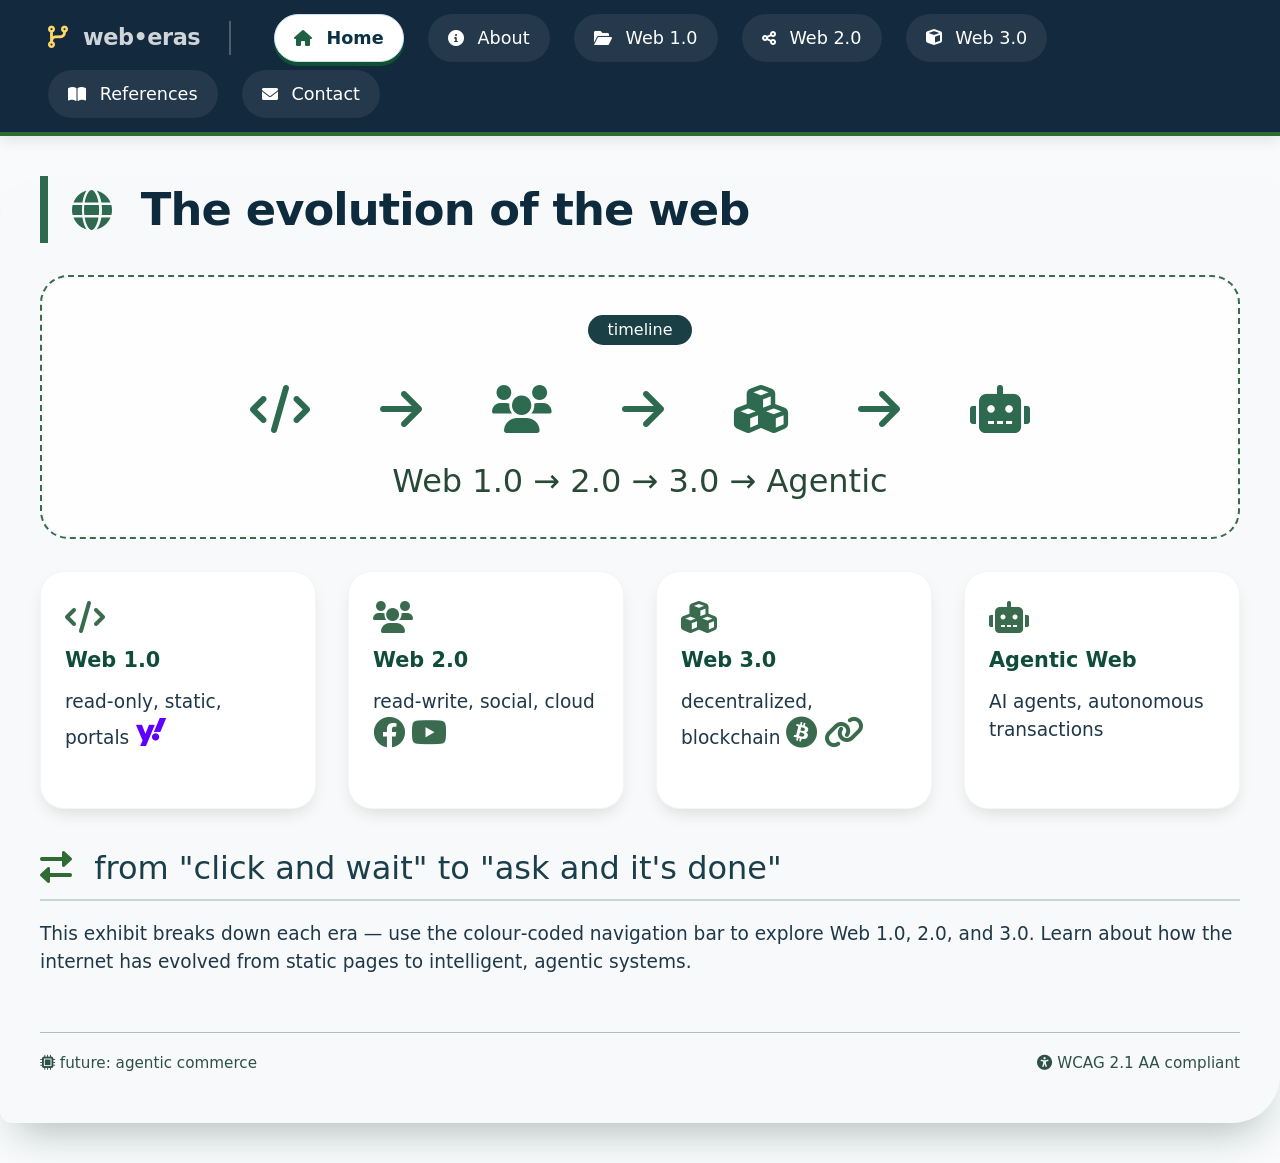
<file: index.html>
<!DOCTYPE html>
<html lang="en">
<head>
    <meta charset="UTF-8">
    <meta name="viewport" content="width=device-width, initial-scale=1.0">
    <title>web evolution · era logos - Home</title>
    <link rel="stylesheet" href="https://cdnjs.cloudflare.com/ajax/libs/font-awesome/6.0.0-beta3/css/all.min.css">
    <link rel="stylesheet" href="style.css">
</head>
<body id="theme-body" class="home-nav">
    <!-- navigation -->
    <nav class="navbar" aria-label="Main navigation">
        <span class="nav-brand"><i class="fas fa-code-branch" aria-hidden="true"></i> web•eras</span>
        <a href="index.html" data-page="home" class="nav-item nav-active" id="nav-home" aria-current="page"><i class="fas fa-home" aria-hidden="true"></i> Home</a>
        <a href="about.html" data-page="about" class="nav-item" id="nav-about"><i class="fas fa-info-circle" aria-hidden="true"></i> About</a>
        <a href="web1.html" data-page="web1" class="nav-item" id="nav-web1"><i class="fas fa-folder-open" aria-hidden="true"></i> Web 1.0</a>
        <a href="web2.html" data-page="web2" class="nav-item" id="nav-web2"><i class="fas fa-share-alt" aria-hidden="true"></i> Web 2.0</a>
        <a href="web3.html" data-page="web3" class="nav-item" id="nav-web3"><i class="fas fa-cube" aria-hidden="true"></i> Web 3.0</a>
        <a href="references.html" data-page="references" class="nav-item" id="nav-references"><i class="fas fa-book-open" aria-hidden="true"></i> References</a>
        <a href="contact.html" data-page="contact" class="nav-item" id="nav-contact"><i class="fas fa-envelope" aria-hidden="true"></i> Contact</a>
    </nav>

    <main class="page-wrapper page-home" id="main-content">
        <h1><i class="fas fa-globe" aria-hidden="true"></i> The evolution of the web</h1>
        
        <!-- Skip link for accessibility -->
        <a href="#main-content" class="skip-link">Skip to main content</a>
        
        <div class="image-placeholder" role="region" aria-label="Web evolution timeline">
            <span>timeline</span>
            <div class="logo-strip">
                <i class="fas fa-code" aria-hidden="true"></i>
                <i class="fas fa-arrow-right" aria-hidden="true"></i>
                <i class="fas fa-users" aria-hidden="true"></i>
                <i class="fas fa-arrow-right" aria-hidden="true"></i>
                <i class="fas fa-cubes" aria-hidden="true"></i>
                <i class="fas fa-arrow-right" aria-hidden="true"></i>
                <i class="fas fa-robot" aria-hidden="true"></i>
            </div>
            <div style="font-size:2rem;" aria-label="Timeline progression">Web 1.0 → 2.0 → 3.0 → Agentic</div>
        </div>
        
        <div class="card-grid" role="list" aria-label="Web era summaries">
            <div class="insight-card" role="listitem">
                <i class="fas fa-code" aria-hidden="true"></i>
                <strong>Web 1.0</strong> 
                <p>read-only, static, portals <i class="fab fa-yahoo" style="color:#6001ff;" aria-hidden="true"></i></p>
            </div>
            <div class="insight-card" role="listitem">
                <i class="fas fa-users" aria-hidden="true"></i>
                <strong>Web 2.0</strong> 
                <p>read-write, social, cloud <i class="fab fa-facebook" aria-hidden="true"></i> <i class="fab fa-youtube" aria-hidden="true"></i></p>
            </div>
            <div class="insight-card" role="listitem">
                <i class="fas fa-cubes" aria-hidden="true"></i>
                <strong>Web 3.0</strong> 
                <p>decentralized, blockchain <i class="fab fa-bitcoin" aria-hidden="true"></i> <i class="fas fa-link" aria-hidden="true"></i></p>
            </div>
            <div class="insight-card" role="listitem">
                <i class="fas fa-robot" aria-hidden="true"></i>
                <strong>Agentic Web</strong> 
                <p>AI agents, autonomous transactions</p>
            </div>
        </div>
        
        <h2><i class="fas fa-exchange-alt" aria-hidden="true"></i> from "click and wait" to "ask and it's done"</h2>
        <p>This exhibit breaks down each era — use the colour‑coded navigation bar to explore Web 1.0, 2.0, and 3.0. Learn about how the internet has evolved from static pages to intelligent, agentic systems.</p>
        
        <div class="footer-note">
            <span><i class="fas fa-microchip" aria-hidden="true"></i> future: agentic commerce</span>
            <span><i class="fas fa-universal-access" aria-hidden="true"></i> WCAG 2.1 AA compliant</span>
        </div>
    </main>
    <script src="script.js"></script>
</body>
</html>
</file>
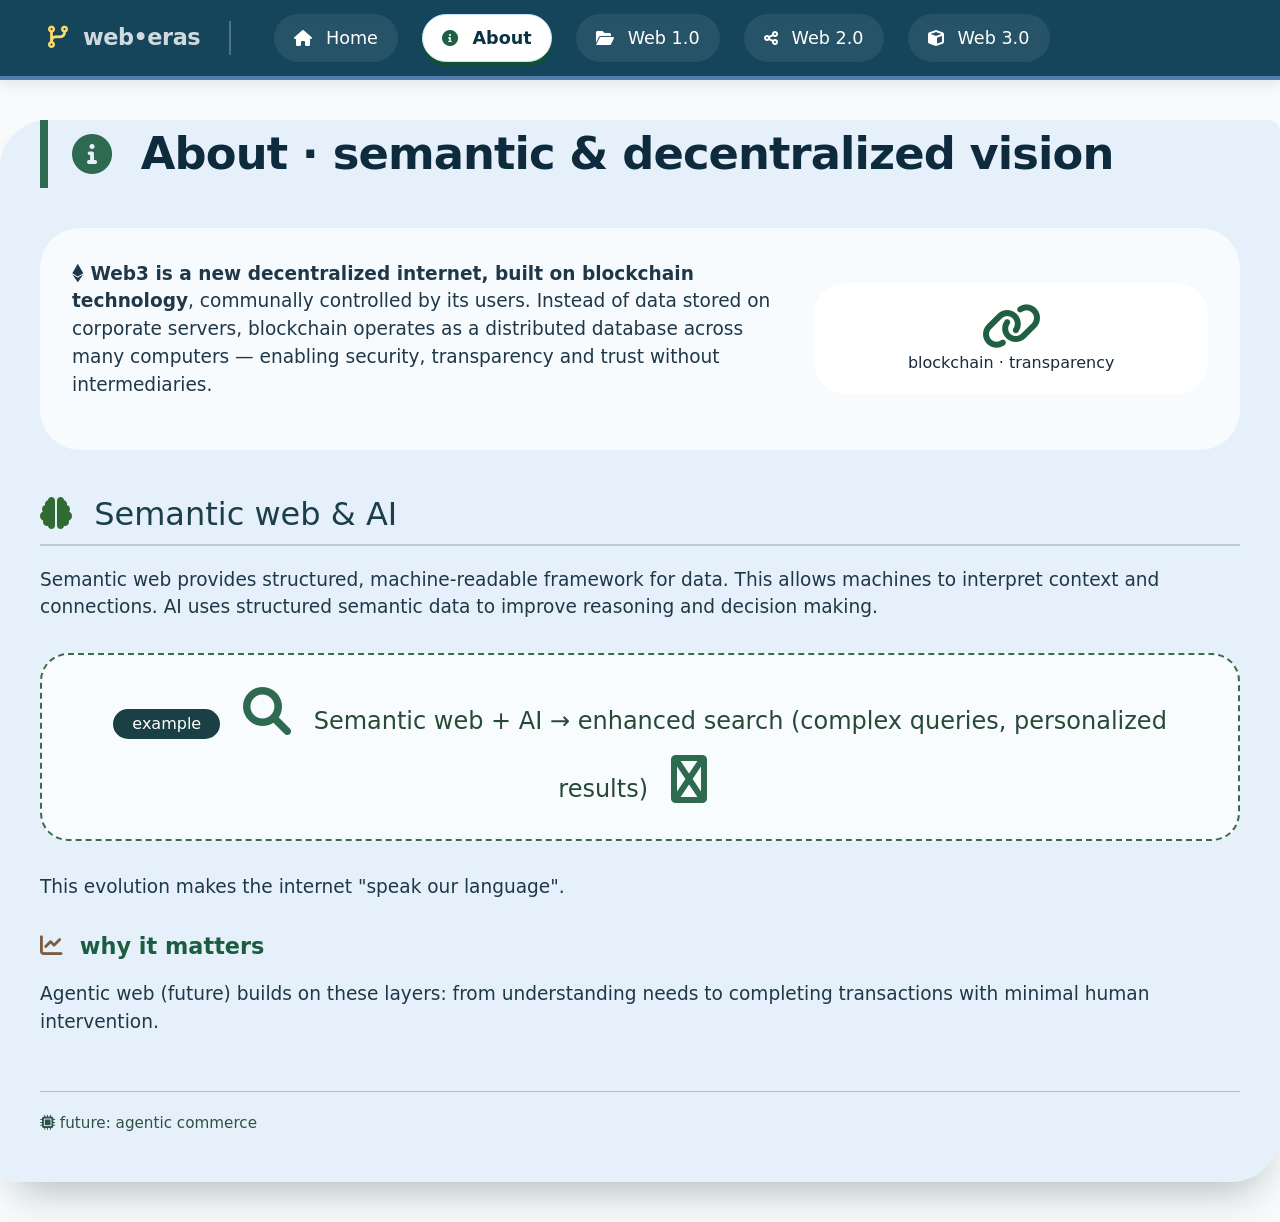
<file: about.html>
<!DOCTYPE html>
<html lang="en">
<head>
    <meta charset="UTF-8">
    <meta name="viewport" content="width=device-width, initial-scale=1.0">
    <title>web evolution · era logos - About</title>
    <link rel="stylesheet" href="https://cdnjs.cloudflare.com/ajax/libs/font-awesome/6.0.0-beta3/css/all.min.css">
    <link rel="stylesheet" href="style.css">
</head>
<body id="theme-body" class="about-nav">
    <!-- navigation -->
    <nav class="navbar">
        <span class="nav-brand"><i class="fas fa-code-branch"></i> web•eras</span>
        <a href="index.html" data-page="home" class="nav-item" id="nav-home"><i class="fas fa-home"></i> Home</a>
        <a href="about.html" data-page="about" class="nav-item nav-active" id="nav-about"><i class="fas fa-info-circle"></i> About</a>
        <a href="web1.html" data-page="web1" class="nav-item" id="nav-web1"><i class="fas fa-folder-open"></i> Web 1.0</a>
        <a href="web2.html" data-page="web2" class="nav-item" id="nav-web2"><i class="fas fa-share-alt"></i> Web 2.0</a>
        <a href="web3.html" data-page="web3" class="nav-item" id="nav-web3"><i class="fas fa-cube"></i> Web 3.0</a>
    </nav>

    <main class="page-wrapper page-about">
        <h1><i class="fas fa-info-circle"></i> About · semantic & decentralized vision</h1>
        <div class="semantic-row">
            <div style="flex:2;">
                <p><strong><i class="fab fa-ethereum"></i> Web3 is a new decentralized internet, built on blockchain technology</strong>, communally controlled by its users. Instead of data stored on corporate servers, blockchain operates as a distributed database across many computers — enabling security, transparency and trust without intermediaries.</p>
            </div>
            <div style="flex:1; background: #fff; border-radius: 32px; padding: 1.2rem; text-align:center;">
                <i class="fas fa-link" style="font-size:3rem; color:#1F6045;"></i><br> blockchain · transparency
            </div>
        </div>
        <h2><i class="fas fa-brain"></i> Semantic web & AI</h2>
        <p>Semantic web provides structured, machine-readable framework for data. This allows machines to interpret context and connections. AI uses structured semantic data to improve reasoning and decision making.</p>
        <div class="image-placeholder">
            <span>example</span> <i class="fas fa-search"></i> Semantic web + AI → enhanced search (complex queries, personalized results) <i class="fas fa-google"></i>
        </div>
        <p>This evolution makes the internet "speak our language".</p>
        <h3><i class="fas fa-chart-line"></i> why it matters</h3>
        <p>Agentic web (future) builds on these layers: from understanding needs to completing transactions with minimal human intervention.</p>
        <div class="footer-note">
            <span><i class="fas fa-microchip"></i> future: agentic commerce</span>
        </div>
    </main>
    <script src="script.js"></script>
</body>
</html>
</file>
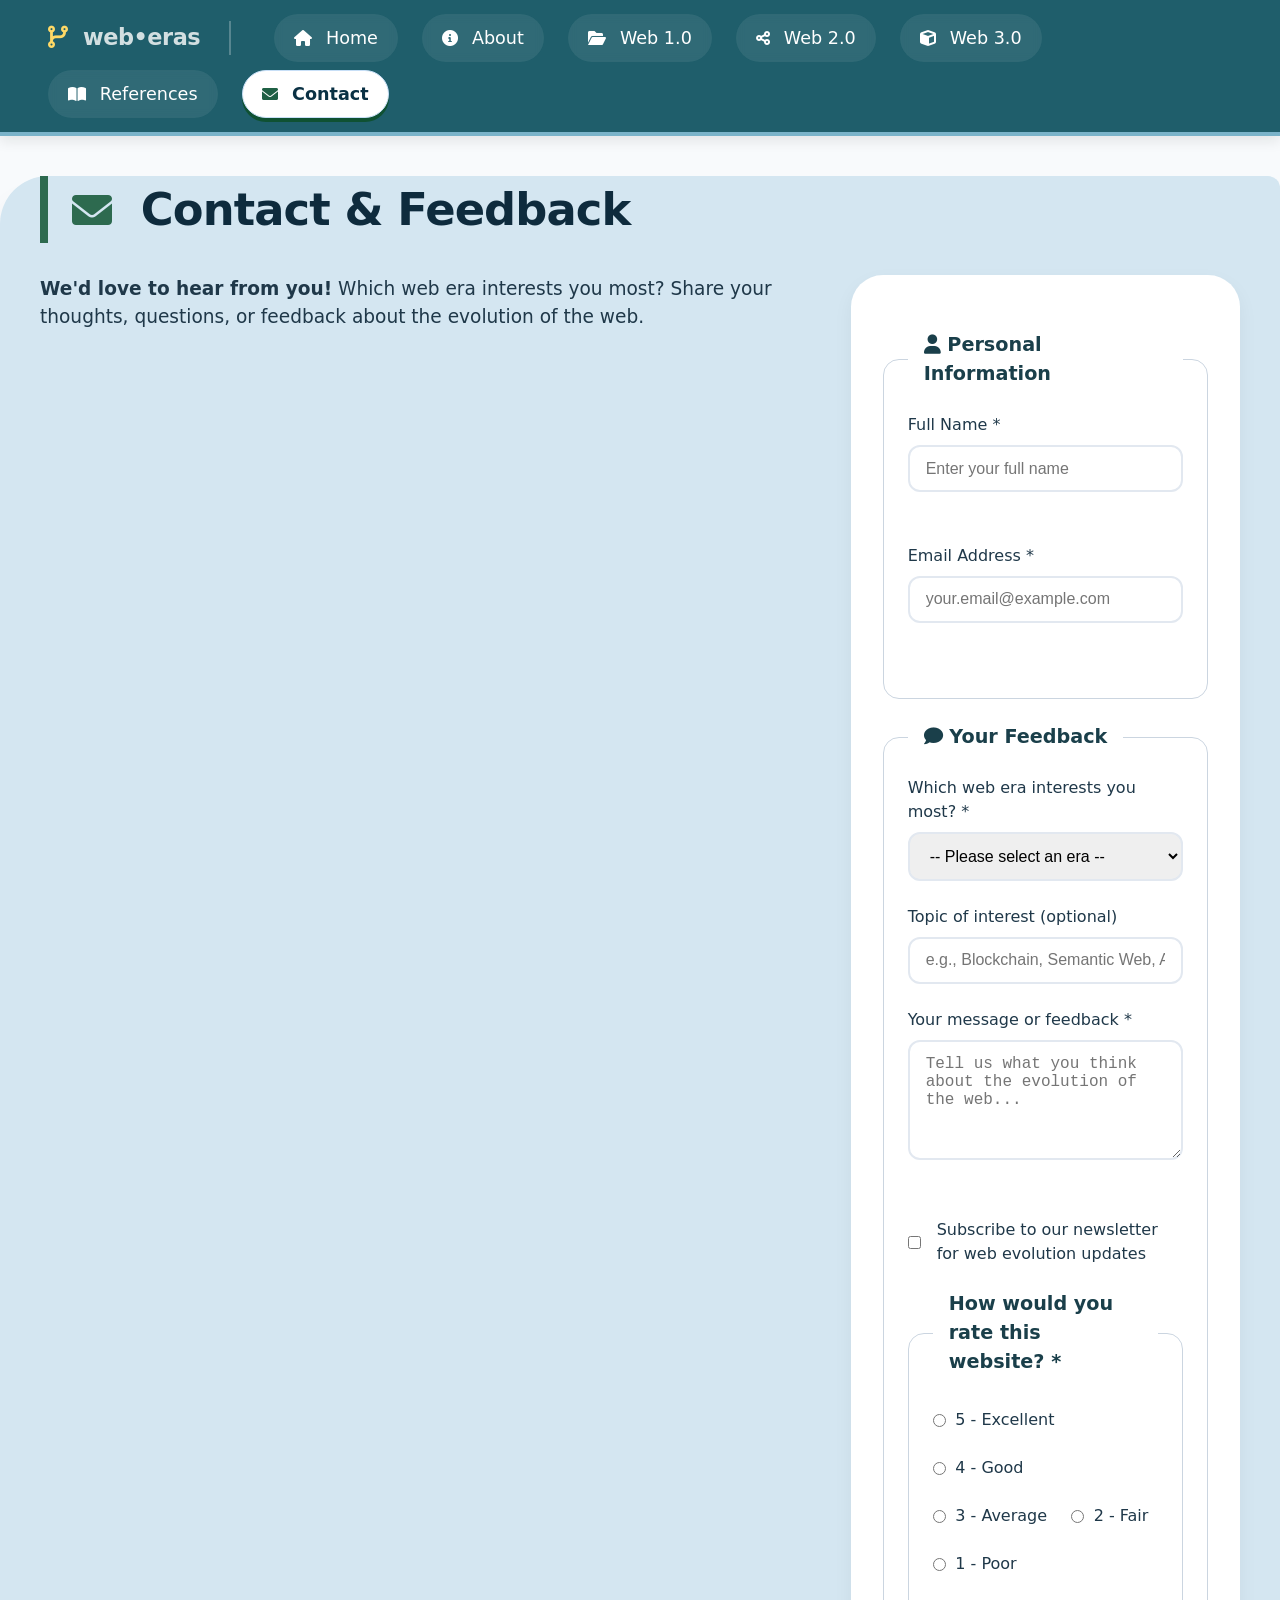
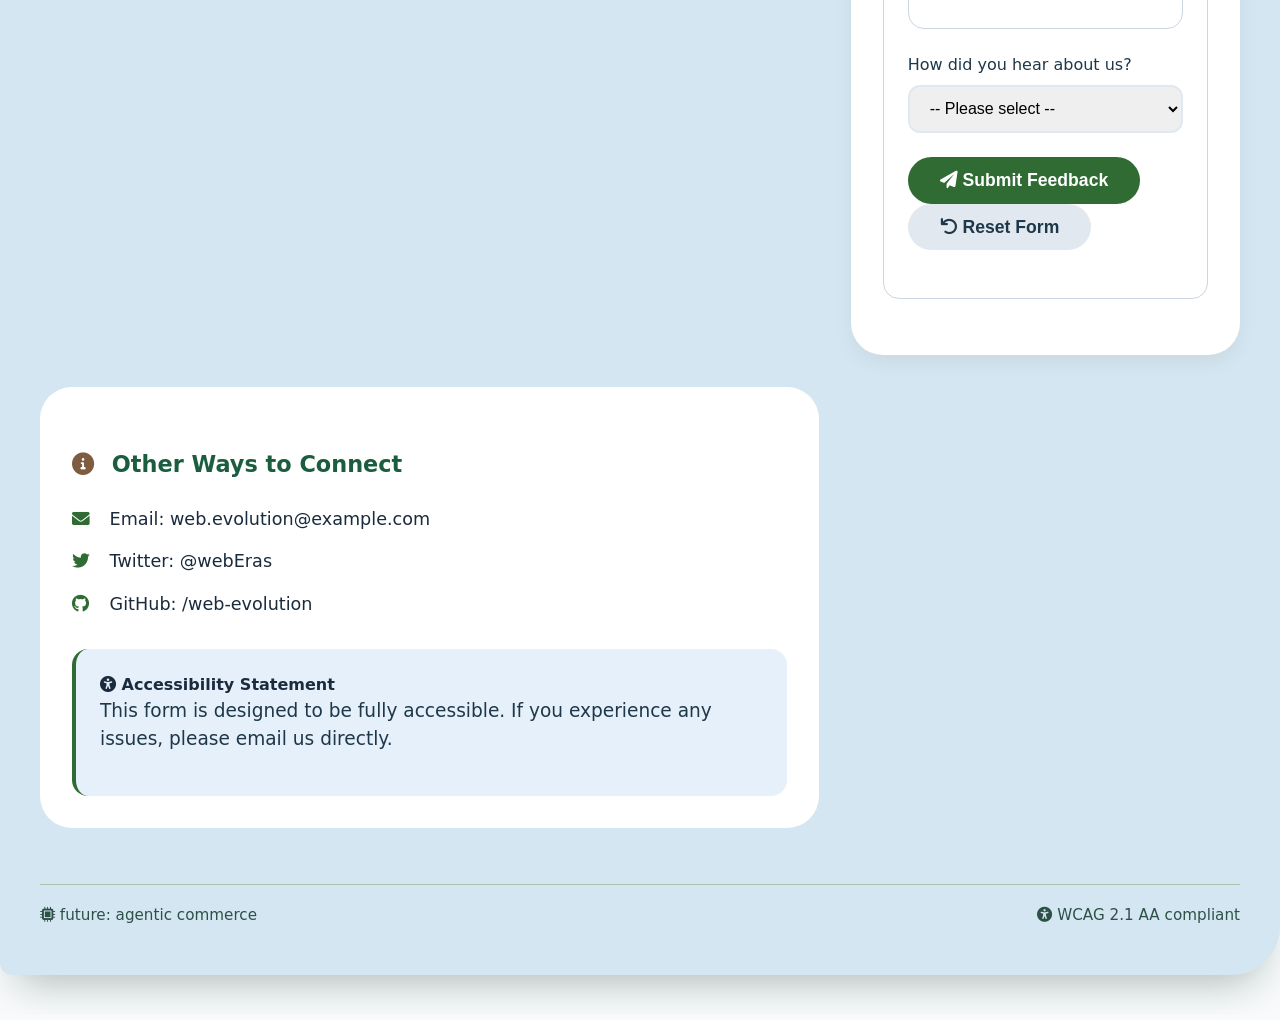
<file: contact.html>
<!DOCTYPE html>
<html lang="en">
<head>
    <meta charset="UTF-8">
    <meta name="viewport" content="width=device-width, initial-scale=1.0">
    <title>web evolution · era logos - Contact</title>
    <link rel="stylesheet" href="https://cdnjs.cloudflare.com/ajax/libs/font-awesome/6.0.0-beta3/css/all.min.css">
    <link rel="stylesheet" href="style.css">
</head>
<body id="theme-body" class="contact-nav">
    <!-- navigation -->
    <nav class="navbar" aria-label="Main navigation">
        <span class="nav-brand"><i class="fas fa-code-branch" aria-hidden="true"></i> web•eras</span>
        <a href="index.html" data-page="home" class="nav-item" id="nav-home"><i class="fas fa-home" aria-hidden="true"></i> Home</a>
        <a href="about.html" data-page="about" class="nav-item" id="nav-about"><i class="fas fa-info-circle" aria-hidden="true"></i> About</a>
        <a href="web1.html" data-page="web1" class="nav-item" id="nav-web1"><i class="fas fa-folder-open" aria-hidden="true"></i> Web 1.0</a>
        <a href="web2.html" data-page="web2" class="nav-item" id="nav-web2"><i class="fas fa-share-alt" aria-hidden="true"></i> Web 2.0</a>
        <a href="web3.html" data-page="web3" class="nav-item" id="nav-web3"><i class="fas fa-cube" aria-hidden="true"></i> Web 3.0</a>
        <a href="references.html" data-page="references" class="nav-item" id="nav-references"><i class="fas fa-book-open" aria-hidden="true"></i> References</a>
        <a href="contact.html" data-page="contact" class="nav-item nav-active" id="nav-contact" aria-current="page"><i class="fas fa-envelope" aria-hidden="true"></i> Contact</a>
    </nav>

    <main class="page-wrapper page-contact" id="main-content">
        <h1><i class="fas fa-envelope" aria-hidden="true"></i> Contact & Feedback</h1>
        
        <!-- Skip link for accessibility -->
        <a href="#main-content" class="skip-link">Skip to main content</a>
        
        <div class="contact-container">
            <div class="contact-intro">
                <p><strong>We'd love to hear from you!</strong> Which web era interests you most? Share your thoughts, questions, or feedback about the evolution of the web.</p>
            </div>
            
            <div class="form-container">
                <form id="feedbackForm" class="feedback-form" action="#" method="post" novalidate>
                    <fieldset>
                        <legend><i class="fas fa-user" aria-hidden="true"></i> Personal Information</legend>
                        
                        <div class="form-group">
                            <label for="name">Full Name <span aria-hidden="true">*</span></label>
                            <input type="text" id="name" name="name" required aria-required="true" placeholder="Enter your full name">
                            <div class="error-message" id="nameError" aria-live="polite"></div>
                        </div>
                        
                        <div class="form-group">
                            <label for="email">Email Address <span aria-hidden="true">*</span></label>
                            <input type="email" id="email" name="email" required aria-required="true" placeholder="your.email@example.com">
                            <div class="error-message" id="emailError" aria-live="polite"></div>
                        </div>
                    </fieldset>
                    
                    <fieldset>
                        <legend><i class="fas fa-comment" aria-hidden="true"></i> Your Feedback</legend>
                        
                        <div class="form-group">
                            <label for="era">Which web era interests you most? <span aria-hidden="true">*</span></label>
                            <select id="era" name="era" required aria-required="true">
                                <option value="" disabled selected>-- Please select an era --</option>
                                <option value="web1">Web 1.0 (Static, read-only)</option>
                                <option value="web2">Web 2.0 (Social, interactive)</option>
                                <option value="web3">Web 3.0 (Decentralized, blockchain)</option>
                                <option value="agentic">Agentic Web (AI agents)</option>
                                <option value="all">All eras equally</option>
                            </select>
                        </div>
                        
                        <div class="form-group">
                            <label for="topic">Topic of interest (optional)</label>
                            <input type="text" id="topic" name="topic" placeholder="e.g., Blockchain, Semantic Web, AI">
                        </div>
                        
                        <div class="form-group">
                            <label for="message">Your message or feedback <span aria-hidden="true">*</span></label>
                            <textarea id="message" name="message" rows="5" required aria-required="true" placeholder="Tell us what you think about the evolution of the web..."></textarea>
                            <div class="error-message" id="messageError" aria-live="polite"></div>
                        </div>
                        
                        <div class="form-group checkbox-group">
                            <input type="checkbox" id="newsletter" name="newsletter">
                            <label for="newsletter">Subscribe to our newsletter for web evolution updates</label>
                        </div>
                        
                        <div class="form-group">
                            <fieldset class="rating-group">
                                <legend>How would you rate this website? <span aria-hidden="true">*</span></legend>
                                <div class="rating-options">
                                    <div class="rating-option">
                                        <input type="radio" id="rating5" name="rating" value="5" required>
                                        <label for="rating5">5 - Excellent</label>
                                    </div>
                                    <div class="rating-option">
                                        <input type="radio" id="rating4" name="rating" value="4">
                                        <label for="rating4">4 - Good</label>
                                    </div>
                                    <div class="rating-option">
                                        <input type="radio" id="rating3" name="rating" value="3">
                                        <label for="rating3">3 - Average</label>
                                    </div>
                                    <div class="rating-option">
                                        <input type="radio" id="rating2" name="rating" value="2">
                                        <label for="rating2">2 - Fair</label>
                                    </div>
                                    <div class="rating-option">
                                        <input type="radio" id="rating1" name="rating" value="1">
                                        <label for="rating1">1 - Poor</label>
                                    </div>
                                </div>
                                <div class="error-message" id="ratingError" aria-live="polite"></div>
                            </fieldset>
                        </div>
                        
                        <div class="form-group">
                            <label for="referral">How did you hear about us?</label>
                            <select id="referral" name="referral">
                                <option value="" disabled selected>-- Please select --</option>
                                <option value="search">Search Engine</option>
                                <option value="social">Social Media</option>
                                <option value="friend">Friend/Colleague</option>
                                <option value="class">University Class</option>
                                <option value="other">Other</option>
                            </select>
                        </div>
                        
                        <div class="form-group">
                            <button type="submit" class="submit-btn" id="submitBtn">
                                <i class="fas fa-paper-plane" aria-hidden="true"></i> Submit Feedback
                            </button>
                            <button type="reset" class="reset-btn">
                                <i class="fas fa-undo" aria-hidden="true"></i> Reset Form
                            </button>
                        </div>
                    </fieldset>
                </form>
                
                <div class="form-success" id="formSuccess" style="display: none;">
                    <i class="fas fa-check-circle" aria-hidden="true"></i>
                    <h3>Thank you for your feedback!</h3>
                    <p>We appreciate you taking the time to share your thoughts about web evolution.</p>
                </div>
            </div>
            
            <div class="contact-info">
                <h3><i class="fas fa-info-circle" aria-hidden="true"></i> Other Ways to Connect</h3>
                <ul class="contact-details">
                    <li><i class="fas fa-envelope" aria-hidden="true"></i> Email: web.evolution@example.com</li>
                    <li><i class="fab fa-twitter" aria-hidden="true"></i> Twitter: @webEras</li>
                    <li><i class="fab fa-github" aria-hidden="true"></i> GitHub: /web-evolution</li>
                </ul>
                
                <div class="accessibility-note">
                    <h4><i class="fas fa-universal-access" aria-hidden="true"></i> Accessibility Statement</h4>
                    <p>This form is designed to be fully accessible. If you experience any issues, please email us directly.</p>
                </div>
            </div>
        </div>
        
        <div class="footer-note">
            <span><i class="fas fa-microchip" aria-hidden="true"></i> future: agentic commerce</span>
            <span><i class="fas fa-universal-access" aria-hidden="true"></i> WCAG 2.1 AA compliant</span>
        </div>
    </main>
    <script src="script.js"></script>
</body>
</html>
</file>
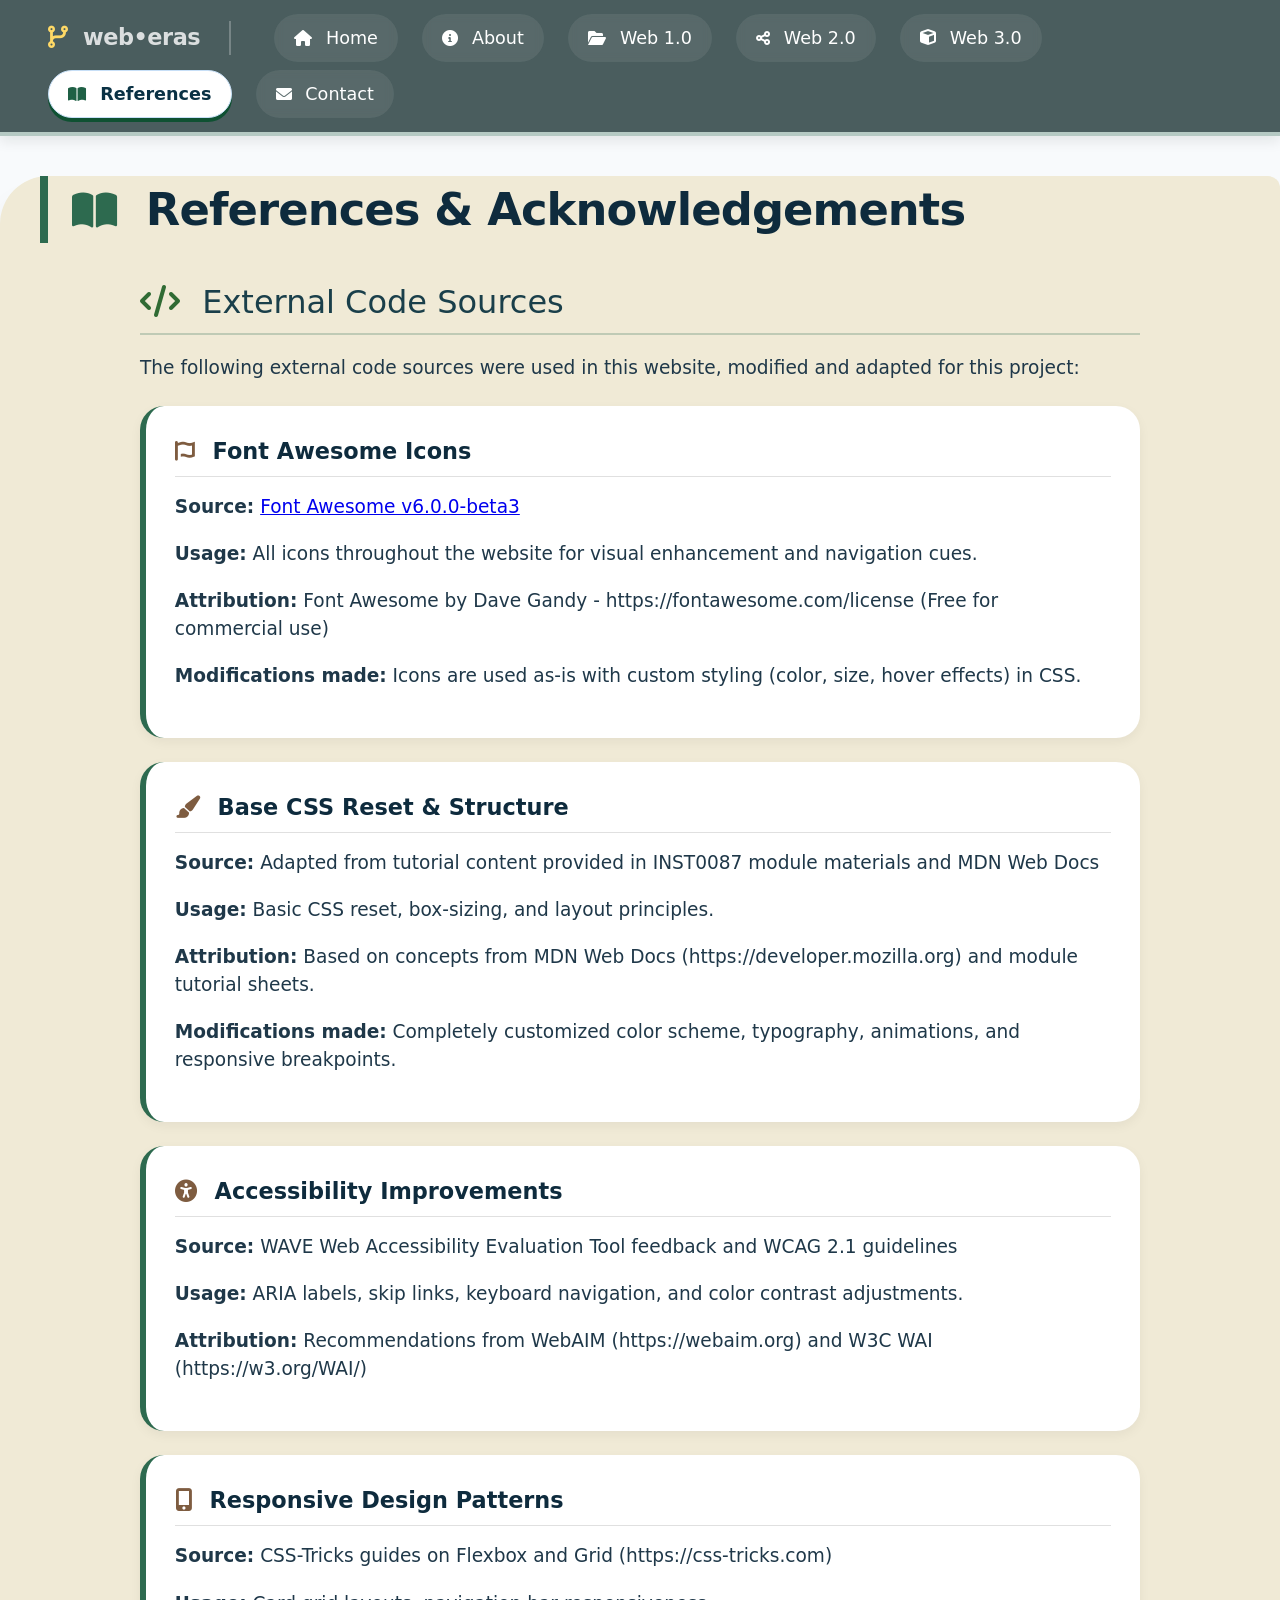
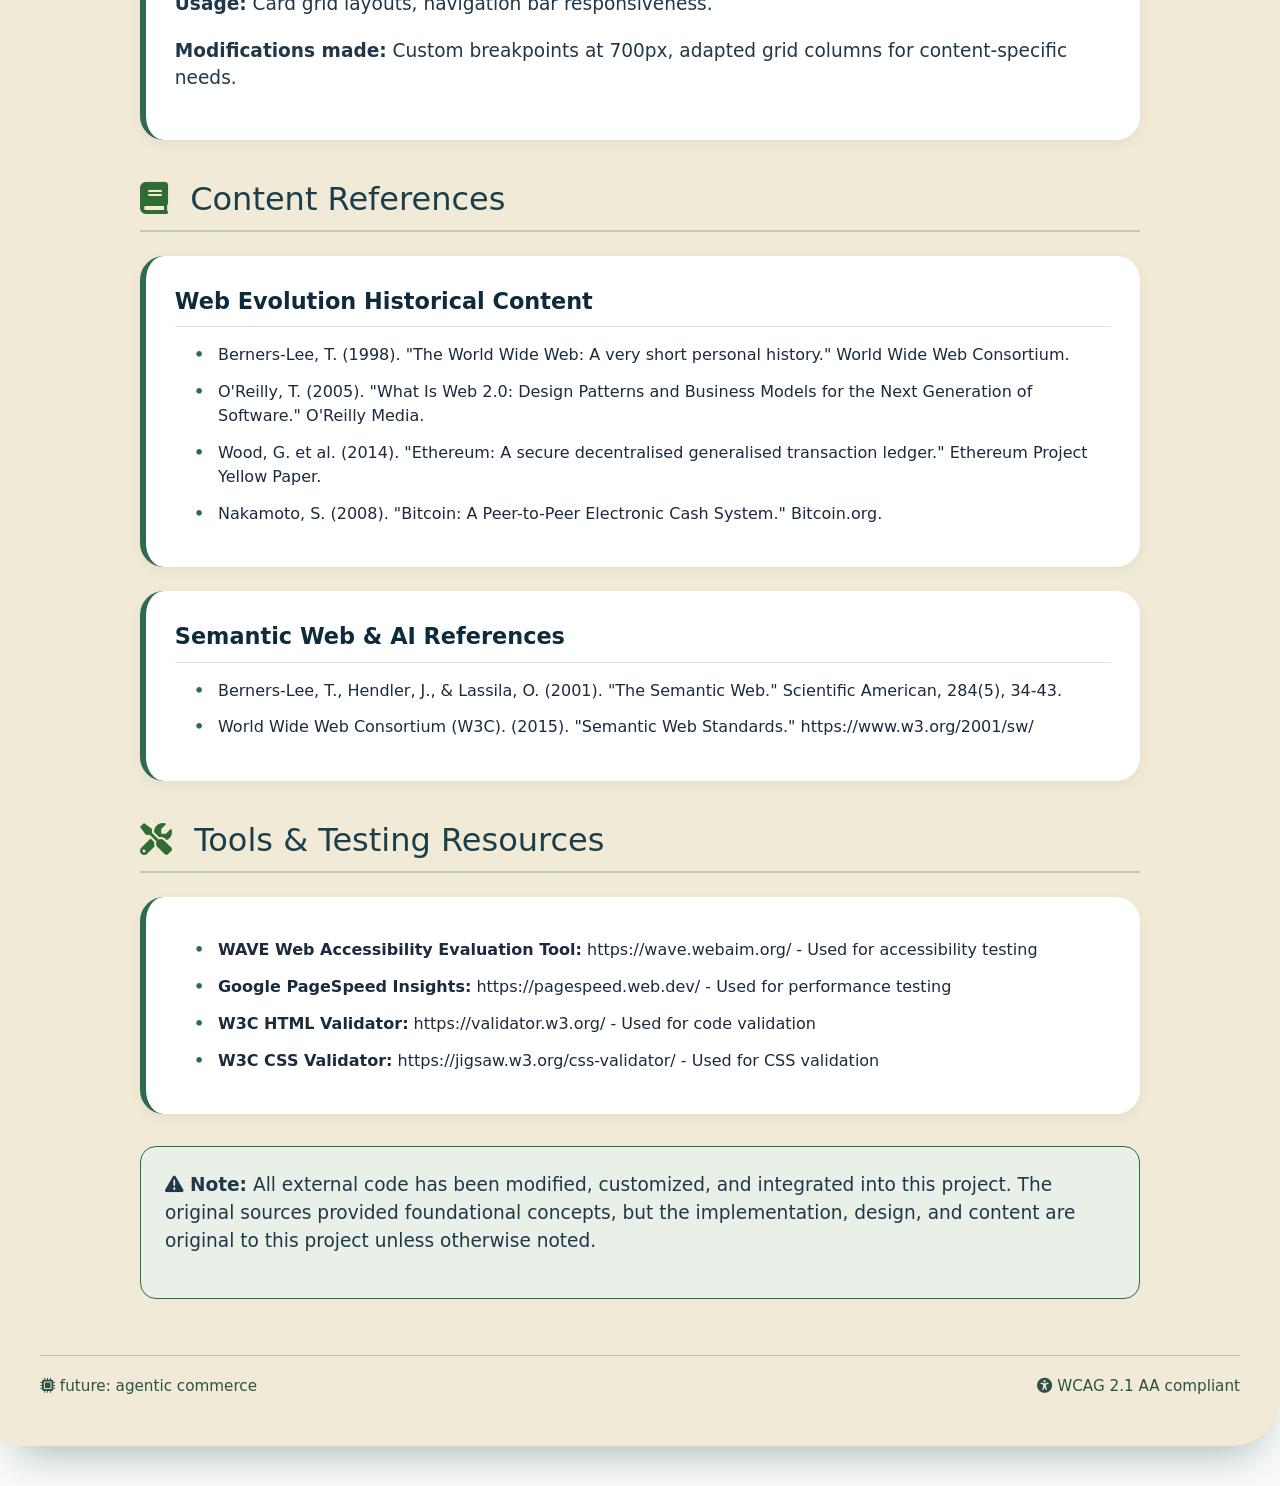
<file: references.html>
<!DOCTYPE html>
<html lang="en">
<head>
    <meta charset="UTF-8">
    <meta name="viewport" content="width=device-width, initial-scale=1.0">
    <title>web evolution · era logos - References</title>
    <link rel="stylesheet" href="https://cdnjs.cloudflare.com/ajax/libs/font-awesome/6.0.0-beta3/css/all.min.css">
    <link rel="stylesheet" href="style.css">
</head>
<body id="theme-body" class="references-nav">
    <!-- navigation -->
    <nav class="navbar" aria-label="Main navigation">
        <span class="nav-brand"><i class="fas fa-code-branch" aria-hidden="true"></i> web•eras</span>
        <a href="index.html" data-page="home" class="nav-item" id="nav-home"><i class="fas fa-home" aria-hidden="true"></i> Home</a>
        <a href="about.html" data-page="about" class="nav-item" id="nav-about"><i class="fas fa-info-circle" aria-hidden="true"></i> About</a>
        <a href="web1.html" data-page="web1" class="nav-item" id="nav-web1"><i class="fas fa-folder-open" aria-hidden="true"></i> Web 1.0</a>
        <a href="web2.html" data-page="web2" class="nav-item" id="nav-web2"><i class="fas fa-share-alt" aria-hidden="true"></i> Web 2.0</a>
        <a href="web3.html" data-page="web3" class="nav-item" id="nav-web3"><i class="fas fa-cube" aria-hidden="true"></i> Web 3.0</a>
        <a href="references.html" data-page="references" class="nav-item nav-active" id="nav-references" aria-current="page"><i class="fas fa-book-open" aria-hidden="true"></i> References</a>
        <a href="contact.html" data-page="contact" class="nav-item" id="nav-contact"><i class="fas fa-envelope" aria-hidden="true"></i> Contact</a>
    </nav>

    <main class="page-wrapper page-references" id="main-content">
        <h1><i class="fas fa-book-open" aria-hidden="true"></i> References & Acknowledgements</h1>
        
        <!-- Skip link for accessibility -->
        <a href="#main-content" class="skip-link">Skip to main content</a>
        
        <div class="references-section">
            <h2><i class="fas fa-code" aria-hidden="true"></i> External Code Sources</h2>
            <p>The following external code sources were used in this website, modified and adapted for this project:</p>
            
            <div class="ref-card">
                <h3><i class="fas fa-font-awesome" aria-hidden="true"></i> Font Awesome Icons</h3>
                <p><strong>Source:</strong> <a href="https://fontawesome.com" target="_blank" rel="noopener noreferrer">Font Awesome v6.0.0-beta3</a></p>
                <p><strong>Usage:</strong> All icons throughout the website for visual enhancement and navigation cues.</p>
                <p><strong>Attribution:</strong> Font Awesome by Dave Gandy - https://fontawesome.com/license (Free for commercial use)</p>
                <p><strong>Modifications made:</strong> Icons are used as-is with custom styling (color, size, hover effects) in CSS.</p>
            </div>
            
            <div class="ref-card">
                <h3><i class="fas fa-paint-brush" aria-hidden="true"></i> Base CSS Reset & Structure</h3>
                <p><strong>Source:</strong> Adapted from tutorial content provided in INST0087 module materials and MDN Web Docs</p>
                <p><strong>Usage:</strong> Basic CSS reset, box-sizing, and layout principles.</p>
                <p><strong>Attribution:</strong> Based on concepts from MDN Web Docs (https://developer.mozilla.org) and module tutorial sheets.</p>
                <p><strong>Modifications made:</strong> Completely customized color scheme, typography, animations, and responsive breakpoints.</p>
            </div>
            
            <div class="ref-card">
                <h3><i class="fas fa-universal-access" aria-hidden="true"></i> Accessibility Improvements</h3>
                <p><strong>Source:</strong> WAVE Web Accessibility Evaluation Tool feedback and WCAG 2.1 guidelines</p>
                <p><strong>Usage:</strong> ARIA labels, skip links, keyboard navigation, and color contrast adjustments.</p>
                <p><strong>Attribution:</strong> Recommendations from WebAIM (https://webaim.org) and W3C WAI (https://w3.org/WAI/)</p>
            </div>
            
            <div class="ref-card">
                <h3><i class="fas fa-mobile-alt" aria-hidden="true"></i> Responsive Design Patterns</h3>
                <p><strong>Source:</strong> CSS-Tricks guides on Flexbox and Grid (https://css-tricks.com)</p>
                <p><strong>Usage:</strong> Card grid layouts, navigation bar responsiveness.</p>
                <p><strong>Modifications made:</strong> Custom breakpoints at 700px, adapted grid columns for content-specific needs.</p>
            </div>
            
            <h2><i class="fas fa-book" aria-hidden="true"></i> Content References</h2>
            
            <div class="ref-card">
                <h3>Web Evolution Historical Content</h3>
                <ul>
                    <li>Berners-Lee, T. (1998). "The World Wide Web: A very short personal history." World Wide Web Consortium.</li>
                    <li>O'Reilly, T. (2005). "What Is Web 2.0: Design Patterns and Business Models for the Next Generation of Software." O'Reilly Media.</li>
                    <li>Wood, G. et al. (2014). "Ethereum: A secure decentralised generalised transaction ledger." Ethereum Project Yellow Paper.</li>
                    <li>Nakamoto, S. (2008). "Bitcoin: A Peer-to-Peer Electronic Cash System." Bitcoin.org.</li>
                </ul>
            </div>
            
            <div class="ref-card">
                <h3>Semantic Web & AI References</h3>
                <ul>
                    <li>Berners-Lee, T., Hendler, J., & Lassila, O. (2001). "The Semantic Web." Scientific American, 284(5), 34-43.</li>
                    <li>World Wide Web Consortium (W3C). (2015). "Semantic Web Standards." https://www.w3.org/2001/sw/</li>
                </ul>
            </div>
            
            <h2><i class="fas fa-tools" aria-hidden="true"></i> Tools & Testing Resources</h2>
            
            <div class="ref-card">
                <ul>
                    <li><strong>WAVE Web Accessibility Evaluation Tool:</strong> https://wave.webaim.org/ - Used for accessibility testing</li>
                    <li><strong>Google PageSpeed Insights:</strong> https://pagespeed.web.dev/ - Used for performance testing</li>
                    <li><strong>W3C HTML Validator:</strong> https://validator.w3.org/ - Used for code validation</li>
                    <li><strong>W3C CSS Validator:</strong> https://jigsaw.w3.org/css-validator/ - Used for CSS validation</li>
                </ul>
            </div>
            
            <div class="ref-note">
                <p><i class="fas fa-exclamation-triangle" aria-hidden="true"></i> <strong>Note:</strong> All external code has been modified, customized, and integrated into this project. The original sources provided foundational concepts, but the implementation, design, and content are original to this project unless otherwise noted.</p>
            </div>
        </div>
        
        <div class="footer-note">
            <span><i class="fas fa-microchip" aria-hidden="true"></i> future: agentic commerce</span>
            <span><i class="fas fa-universal-access" aria-hidden="true"></i> WCAG 2.1 AA compliant</span>
        </div>
    </main>
    <script src="script.js"></script>
</body>
</html>
</file>
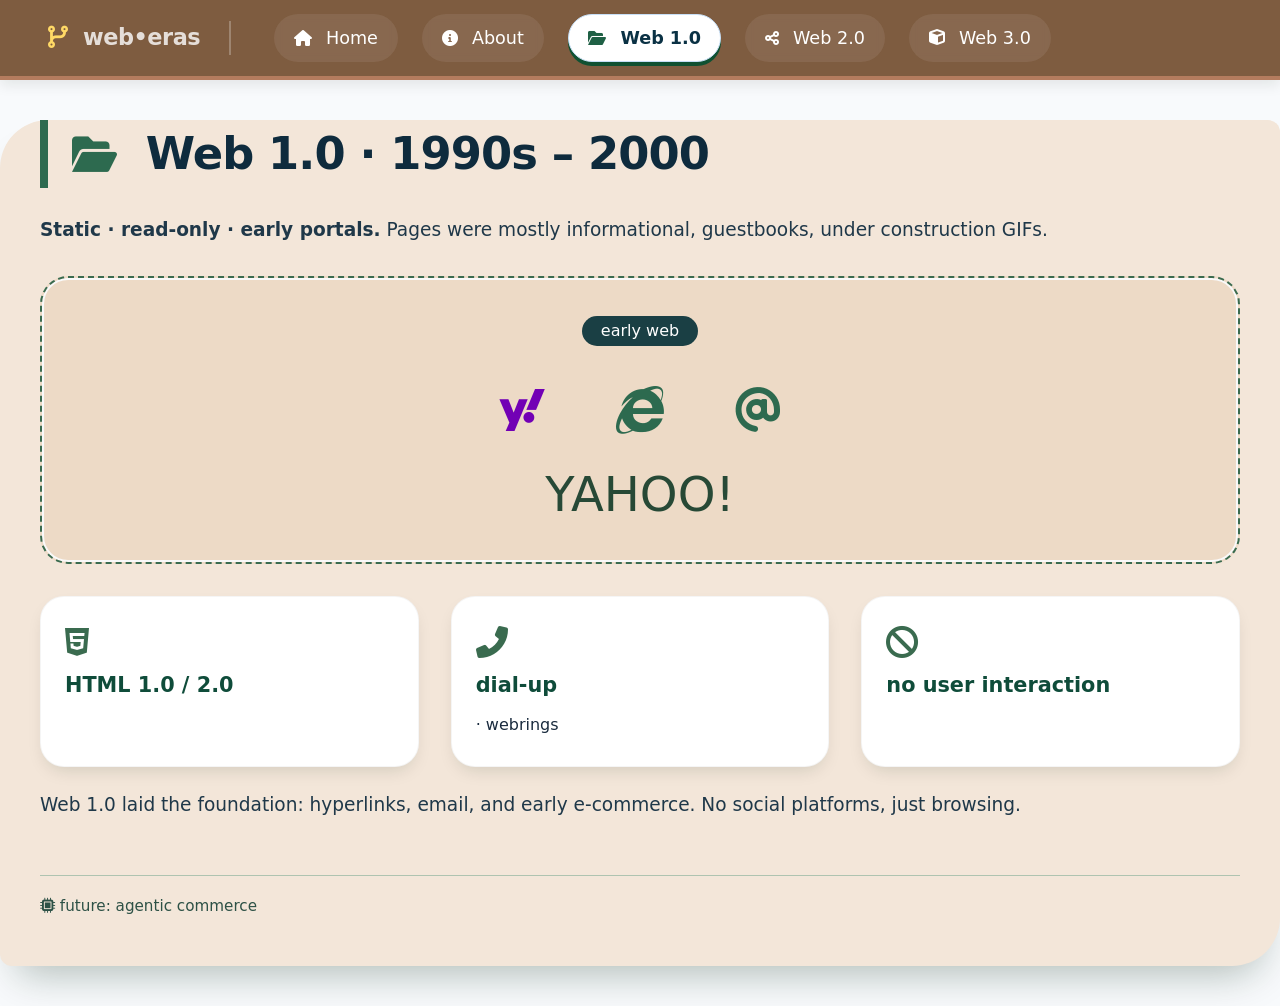
<file: web1.html>
<!DOCTYPE html>
<html lang="en">
<head>
    <meta charset="UTF-8">
    <meta name="viewport" content="width=device-width, initial-scale=1.0">
    <title>web evolution · era logos - Web 1.0</title>
    <link rel="stylesheet" href="https://cdnjs.cloudflare.com/ajax/libs/font-awesome/6.0.0-beta3/css/all.min.css">
    <link rel="stylesheet" href="style.css">
</head>
<body id="theme-body" class="web1-nav">
    <!-- navigation -->
    <nav class="navbar">
        <span class="nav-brand"><i class="fas fa-code-branch"></i> web•eras</span>
        <a href="index.html" data-page="home" class="nav-item" id="nav-home"><i class="fas fa-home"></i> Home</a>
        <a href="about.html" data-page="about" class="nav-item" id="nav-about"><i class="fas fa-info-circle"></i> About</a>
        <a href="web1.html" data-page="web1" class="nav-item nav-active" id="nav-web1"><i class="fas fa-folder-open"></i> Web 1.0</a>
        <a href="web2.html" data-page="web2" class="nav-item" id="nav-web2"><i class="fas fa-share-alt"></i> Web 2.0</a>
        <a href="web3.html" data-page="web3" class="nav-item" id="nav-web3"><i class="fas fa-cube"></i> Web 3.0</a>
    </nav>

    <main class="page-wrapper page-web1">
        <h1><i class="fas fa-folder-open"></i> Web 1.0 · 1990s – 2000</h1>
        <p><strong>Static · read-only · early portals.</strong> Pages were mostly informational, guestbooks, under construction GIFs.</p>
        <div class="image-placeholder" style="background: #eddac6;">
            <span>early web</span>
            <div class="logo-strip">
                <i class="fab fa-yahoo" style="color:#7200b5;"></i>
                <i class="fab fa-internet-explorer"></i>
                <i class="fas fa-at"></i>
            </div>
            <div style="font-size:3rem; font-weight:300;">YAHOO!</div>
        </div>
        <div class="card-grid">
            <div class="insight-card"><i class="fab fa-html5"></i> <strong>HTML 1.0 / 2.0</strong></div>
            <div class="insight-card"><i class="fas fa-phone-alt"></i> <strong>dial-up</strong> · webrings</div>
            <div class="insight-card"><i class="fas fa-ban"></i> <strong>no user interaction</strong></div>
        </div>
        <p>Web 1.0 laid the foundation: hyperlinks, email, and early e‑commerce. No social platforms, just browsing.</p>
        <div class="footer-note">
            <span><i class="fas fa-microchip"></i> future: agentic commerce</span>
        </div>
    </main>
    <script src="script.js"></script>
</body>
</html>
</file>
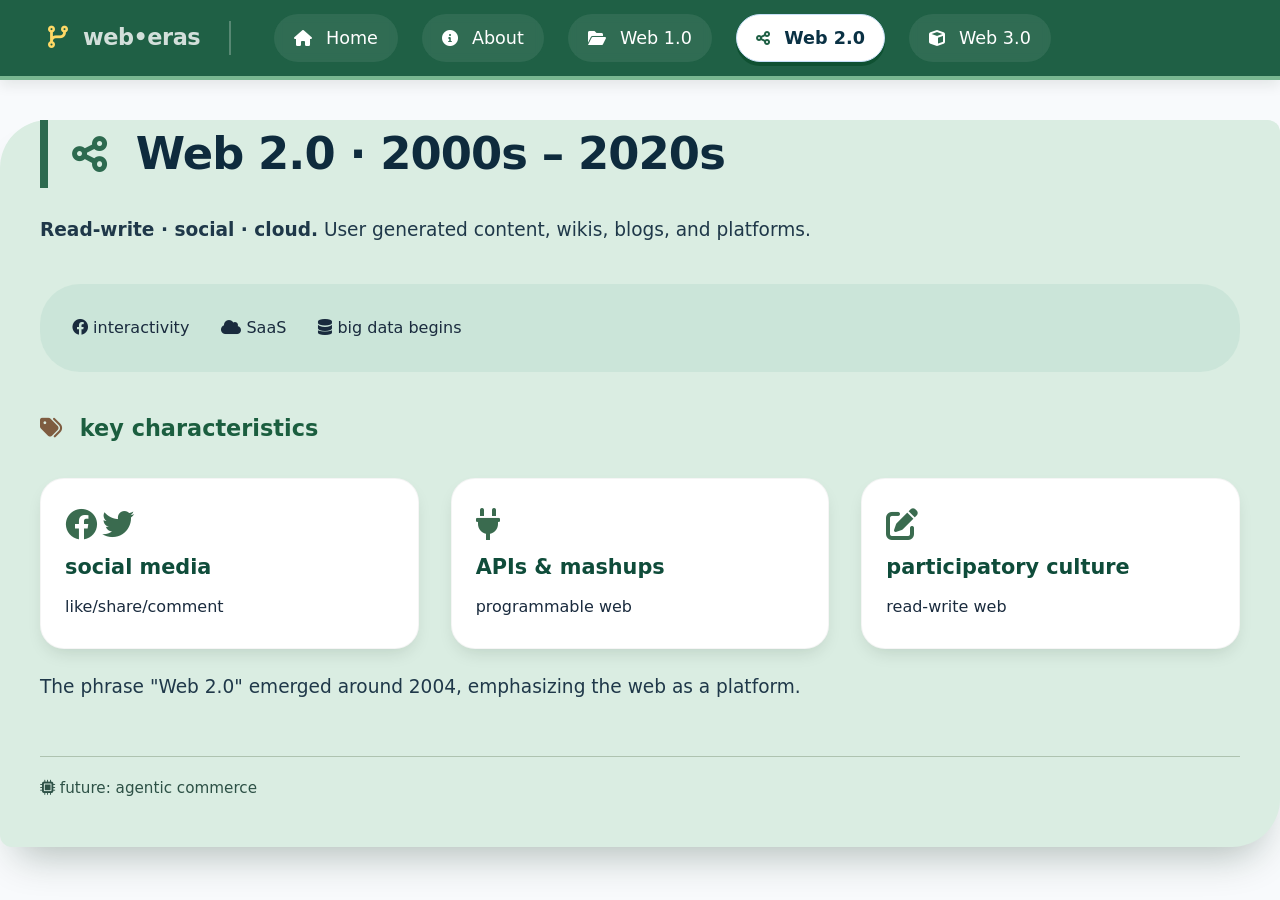
<file: web2.html>
<!DOCTYPE html>
<html lang="en">
<head>
    <meta charset="UTF-8">
    <meta name="viewport" content="width=device-width, initial-scale=1.0">
    <title>web evolution · era logos - Web 2.0</title>
    <link rel="stylesheet" href="https://cdnjs.cloudflare.com/ajax/libs/font-awesome/6.0.0-beta3/css/all.min.css">
    <link rel="stylesheet" href="style.css">
</head>
<body id="theme-body" class="web2-nav">
    <!-- navigation -->
    <nav class="navbar">
        <span class="nav-brand"><i class="fas fa-code-branch"></i> web•eras</span>
        <a href="index.html" data-page="home" class="nav-item" id="nav-home"><i class="fas fa-home"></i> Home</a>
        <a href="about.html" data-page="about" class="nav-item" id="nav-about"><i class="fas fa-info-circle"></i> About</a>
        <a href="web1.html" data-page="web1" class="nav-item" id="nav-web1"><i class="fas fa-folder-open"></i> Web 1.0</a>
        <a href="web2.html" data-page="web2" class="nav-item nav-active" id="nav-web2"><i class="fas fa-share-alt"></i> Web 2.0</a>
        <a href="web3.html" data-page="web3" class="nav-item" id="nav-web3"><i class="fas fa-cube"></i> Web 3.0</a>
    </nav>

    <main class="page-wrapper page-web2">
        <h1><i class="fas fa-share-alt"></i> Web 2.0 · 2000s – 2020s</h1>
        <p><strong>Read-write · social · cloud.</strong> User generated content, wikis, blogs, and platforms.</p>
        <div class="semantic-row" style="background: #cbe5d9;">
            <div><i class="fab fa-facebook"></i> interactivity</div>
            <div><i class="fas fa-cloud"></i> SaaS</div>
            <div><i class="fas fa-database"></i> big data begins</div>
        </div>
        <h3><i class="fas fa-tags"></i> key characteristics</h3>
        <div class="card-grid">
            <div class="insight-card"><i class="fab fa-facebook"></i> <i class="fab fa-twitter"></i> <strong>social media</strong> like/share/comment</div>
            <div class="insight-card"><i class="fas fa-plug"></i> <strong>APIs & mashups</strong> programmable web</div>
            <div class="insight-card"><i class="fas fa-edit"></i> <strong>participatory culture</strong> read-write web</div>
        </div>
        <p>The phrase "Web 2.0" emerged around 2004, emphasizing the web as a platform.</p>
        <div class="footer-note">
            <span><i class="fas fa-microchip"></i> future: agentic commerce</span>
        </div>
    </main>
    <script src="script.js"></script>
</body>
</html>
</file>
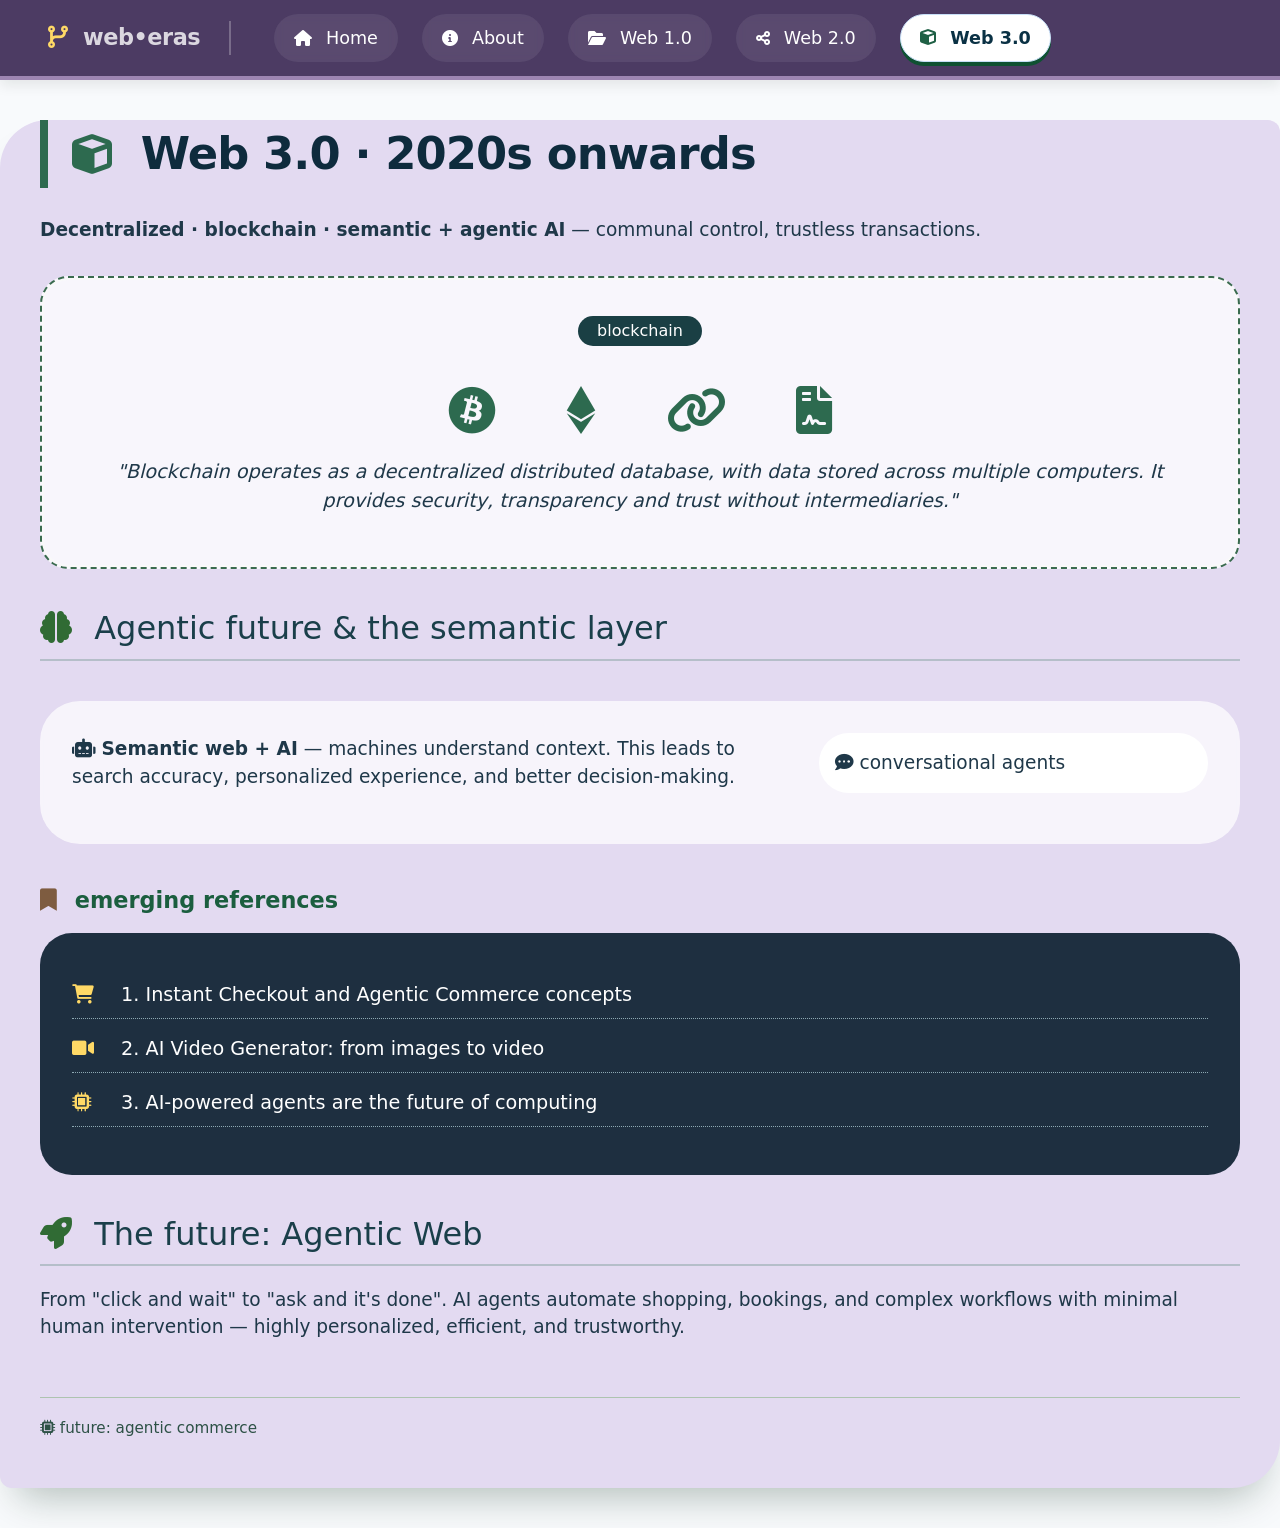
<file: web3.html>
<!DOCTYPE html>
<html lang="en">
<head>
    <meta charset="UTF-8">
    <meta name="viewport" content="width=device-width, initial-scale=1.0">
    <title>web evolution · era logos - Web 3.0</title>
    <link rel="stylesheet" href="https://cdnjs.cloudflare.com/ajax/libs/font-awesome/6.0.0-beta3/css/all.min.css">
    <link rel="stylesheet" href="style.css">
</head>
<body id="theme-body" class="web3-nav">
    <!-- navigation -->
    <nav class="navbar">
        <span class="nav-brand"><i class="fas fa-code-branch"></i> web•eras</span>
        <a href="index.html" data-page="home" class="nav-item" id="nav-home"><i class="fas fa-home"></i> Home</a>
        <a href="about.html" data-page="about" class="nav-item" id="nav-about"><i class="fas fa-info-circle"></i> About</a>
        <a href="web1.html" data-page="web1" class="nav-item" id="nav-web1"><i class="fas fa-folder-open"></i> Web 1.0</a>
        <a href="web2.html" data-page="web2" class="nav-item" id="nav-web2"><i class="fas fa-share-alt"></i> Web 2.0</a>
        <a href="web3.html" data-page="web3" class="nav-item nav-active" id="nav-web3"><i class="fas fa-cube"></i> Web 3.0</a>
    </nav>

    <main class="page-wrapper page-web3">
        <h1><i class="fas fa-cube"></i> Web 3.0 · 2020s onwards</h1>
        <p><strong>Decentralized · blockchain · semantic + agentic AI</strong> — communal control, trustless transactions.</p>
        <div class="image-placeholder">
            <span>blockchain</span>
            <div class="logo-strip">
                <i class="fab fa-bitcoin"></i>
                <i class="fab fa-ethereum"></i>
                <i class="fas fa-link"></i>
                <i class="fas fa-file-contract"></i>
            </div>
            <p style="font-size:1.2rem;"><em>"Blockchain operates as a decentralized distributed database, with data stored across multiple computers. It provides security, transparency and trust without intermediaries."</em></p>
        </div>
        <h2><i class="fas fa-brain"></i> Agentic future & the semantic layer</h2>
        <div class="semantic-row">
            <p style="flex:2;"><strong><i class="fas fa-robot"></i> Semantic web + AI</strong> — machines understand context. This leads to search accuracy, personalized experience, and better decision-making.</p>
            <p style="flex:1; background:white; padding:1rem; border-radius:32px;"><i class="fas fa-comment-dots"></i> conversational agents</p>
        </div>

        <h3><i class="fas fa-bookmark"></i> emerging references</h3>
        <ul class="ref-links">
            <li><i class="fas fa-shopping-cart"></i> 1. Instant Checkout and Agentic Commerce concepts</li>
            <li><i class="fas fa-video"></i> 2. AI Video Generator: from images to video</li>
            <li><i class="fas fa-microchip"></i> 3. AI-powered agents are the future of computing</li>
        </ul>

        <h2><i class="fas fa-rocket"></i> The future: Agentic Web</h2>
        <p>From "click and wait" to "ask and it's done". AI agents automate shopping, bookings, and complex workflows with minimal human intervention — highly personalized, efficient, and trustworthy.</p>
        <div class="footer-note">
            <span><i class="fas fa-microchip"></i> future: agentic commerce</span>
        </div>
    </main>
    <script src="script.js"></script>
</body>
</html>
</file>
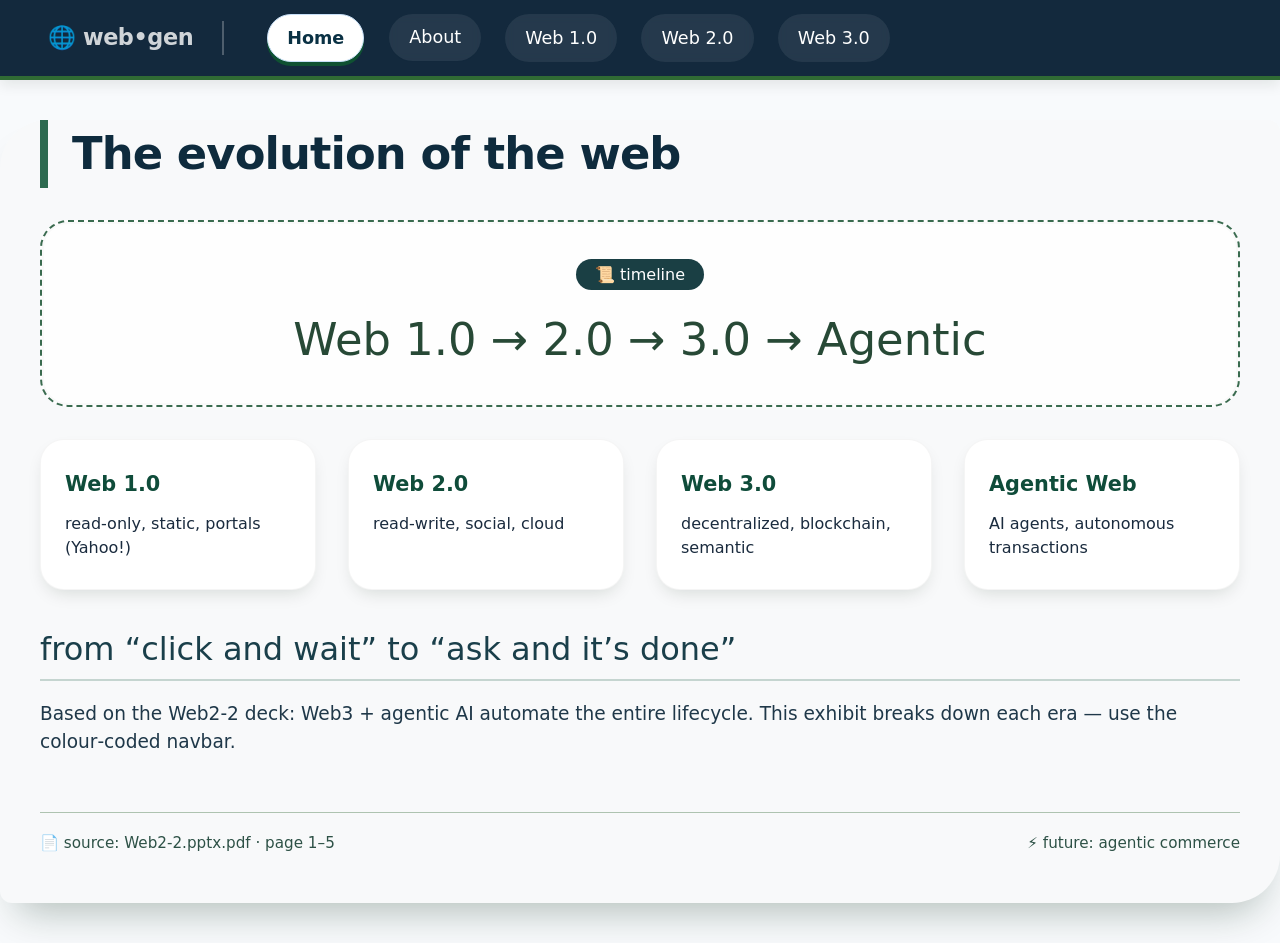
<file: Wynn_Web.html>
<!DOCTYPE html>
<html lang="en">
<head>
    <meta charset="UTF-8">
    <meta name="viewport" content="width=device-width, initial-scale=1.0">
    <title>web evolution · agentic frontier</title>
    <!-- professional clean design, colour-coded navbar & pages, based on Web2-2.pptx.pdf content -->
    <style>
        * {
            margin: 0;
            padding: 0;
            box-sizing: border-box;
        }

        body {
            font-family: 'Inter', 'system-ui', -apple-system, BlinkMacSystemFont, 'Segoe UI', Roboto, Helvetica, Arial, sans-serif;
            background: #f8fafc;
            color: #1a2b3e;
            line-height: 1.5;
            transition: background-color 0.2s;
        }

        /* ----- navigation – each page gives navbar a distinct accent (class toggled by js) ----- */
        .navbar {
            display: flex;
            flex-wrap: wrap;
            align-items: center;
            gap: 0.5rem 1.5rem;
            padding: 0.9rem 3rem;
            background: #13293D; /* base (home) */
            border-bottom: 4px solid #306B34;
            box-shadow: 0 6px 12px rgba(0,20,10,0.08);
            transition: background 0.2s, border-color 0.2s;
        }

        /* nav brand / subtle */
        .nav-brand {
            font-weight: 600;
            font-size: 1.4rem;
            margin-right: 1.2rem;
            color: #ffffffcc;
            letter-spacing: -0.02em;
            border-right: 2px solid #ffffff40;
            padding-right: 1.8rem;
        }

        .nav-item {
            color: white;
            text-decoration: none;
            font-weight: 500;
            font-size: 1.1rem;
            padding: 0.6rem 1.2rem;
            border-radius: 40px;
            background: rgba(255,255,255,0.08);
            transition: all 0.2s ease;
            border: 1px solid transparent;
            backdrop-filter: blur(4px);
        }

        .nav-item:hover {
            background: rgba(255,255,255,0.25);
            border-color: rgba(255,255,255,0.4);
            transform: translateY(-2px);
        }

        .nav-active {
            background: #FFFFFF;
            color: #0a3144;
            font-weight: 600;
            border: 1px solid #c7dff7;
            box-shadow: 0 4px 0 #0f5132;
        }

        /* page container – background colour defines which page we're on */
        .page-wrapper {
            max-width: 1280px;
            margin: 2.5rem auto;
            padding: 0 2.5rem 3rem 2.5rem;
            border-radius: 48px 12px 48px 12px;
            transition: background 0.2s, box-shadow 0.2s;
            box-shadow: 0 25px 40px -18px rgba(0,40,20,0.3);
        }

        /* background colours for each page (professional pastels with purpose) */
        .page-home { background: #F8F9FA; }        /* clean white */
        .page-about { background: #E6F0FA; }       /* light sky — intelligence */
        .page-web1 { background: #F3E6D9; }        /* warm sandstone — retro */
        .page-web2 { background: #DAEDE2; }        /* soft mint — growth */
        .page-web3 { background: #E3DAF1; }        /* gentle lavender — future */

        /* content elements */
        h1 {
            font-size: 2.8rem;
            font-weight: 600;
            letter-spacing: -0.02em;
            color: #0e2b3d;
            border-left: 8px solid #2D6A4F;
            padding-left: 1.5rem;
            margin: 1.2rem 0 1.8rem 0;
        }

        h2 {
            font-size: 2rem;
            font-weight: 500;
            margin: 2.2rem 0 1.2rem 0;
            color: #1A3F4A;
            border-bottom: 2px solid rgba(45,106,79,0.25);
            padding-bottom: 0.4rem;
        }

        h3 {
            font-size: 1.4rem;
            font-weight: 600;
            color: #1B5E3F;
            margin: 1.8rem 0 1rem;
        }

        p {
            font-size: 1.16rem;
            margin-bottom: 1.2rem;
            color: #1f3849;
        }

        .card-grid {
            display: grid;
            grid-template-columns: repeat(auto-fit, minmax(240px, 1fr));
            gap: 2rem;
            margin: 2rem 0 1.5rem;
        }

        .insight-card {
            background: white;
            padding: 1.8rem 1.5rem;
            border-radius: 24px;
            box-shadow: 0 8px 18px -6px rgba(0,32,16,0.15);
            border: 1px solid rgba(0,0,0,0.04);
        }

        .insight-card strong {
            font-size: 1.3rem;
            color: #0F4C3A;
            display: block;
            margin-bottom: 0.75rem;
        }

        .image-placeholder {
            background: #ffffffc0;
            border: 2px dashed #3A6B4F;
            border-radius: 28px;
            padding: 2rem 2rem;
            margin: 2rem 0;
            text-align: center;
            font-size: 1.5rem;
            font-weight: 400;
            color: #274936;
            box-shadow: inset 0 0 0 2px #f9f9f9;
        }

        .image-placeholder span {
            background: #1A3F44;
            color: white;
            padding: 0.2rem 1.2rem;
            border-radius: 40px;
            font-size: 1rem;
            display: inline-block;
            margin-bottom: 1rem;
        }

        .semantic-row {
            display: flex;
            flex-wrap: wrap;
            gap: 2rem;
            background: rgba(255,255,255,0.7);
            backdrop-filter: blur(3px);
            padding: 2rem;
            border-radius: 40px;
            margin: 2.5rem 0;
            align-items: center;
        }

        .ref-links {
            list-style: none;
            background: #1E2F40;
            padding: 2rem;
            border-radius: 32px;
            color: white;
        }

        .ref-links li {
            font-size: 1.2rem;
            margin: 1rem 0;
            border-bottom: 1px dotted #8da9b3;
            padding-bottom: 0.5rem;
        }

        .ref-links a {
            color: #FFD966;
            text-decoration: none;
            font-weight: 500;
        }

        .ref-links a:hover {
            text-decoration: underline;
        }

        /* footer */
        .footer-note {
            margin-top: 3.5rem;
            font-size: 0.95rem;
            color: #2D5146;
            border-top: 1px solid #AEC3B0;
            padding-top: 1.2rem;
            display: flex;
            justify-content: space-between;
            flex-wrap: wrap;
        }

        /* navbar background variants (matching page) – applied to body class */
        body.home-nav .navbar { background: #13293D; border-bottom-color: #306B34; }
        body.about-nav .navbar { background: #14455B; border-bottom-color: #527BAE; }
        body.web1-nav .navbar { background: #7E5C40; border-bottom-color: #B47C5E; }
        body.web2-nav .navbar { background: #1F6045; border-bottom-color: #79B791; }
        body.web3-nav .navbar { background: #4C3B63; border-bottom-color: #9D85B2; }

        /* small adjustments */
        @media (max-width: 700px) {
            .navbar { padding: 0.8rem 1.5rem; }
            .page-wrapper { padding: 0 1.5rem 2rem 1.5rem; }
            h1 { font-size: 2.2rem; }
        }
    </style>
</head>
<body id="theme-body" class="home-nav">
    <!-- navigation (five distinct items) -->
    <nav class="navbar">
        <span class="nav-brand">🌐 web•gen</span>
        <a href="#" data-page="home" class="nav-item nav-active" id="nav-home">Home</a>
        <a href="#" data-page="about" class="nav-item" id="nav-about">About</a>
        <a href="#" data-page="web1" class="nav-item" id="nav-web1">Web 1.0</a>
        <a href="#" data-page="web2" class="nav-item" id="nav-web2">Web 2.0</a>
        <a href="#" data-page="web3" class="nav-item" id="nav-web3">Web 3.0</a>
    </nav>

    <!-- main content wrapper (background colour changes per page) -->
    <main class="page-wrapper" id="contentWrapper">
        <!-- filled dynamically via JavaScript based on selection -->
    </main>

    <script>
        (function() {
            const body = document.getElementById('theme-body');
            const wrapper = document.getElementById('contentWrapper');
            const navHome = document.getElementById('nav-home');
            const navAbout = document.getElementById('nav-about');
            const navWeb1 = document.getElementById('nav-web1');
            const navWeb2 = document.getElementById('nav-web2');
            const navWeb3 = document.getElementById('nav-web3');

            const navItems = { home: navHome, about: navAbout, web1: navWeb1, web2: navWeb2, web3: navWeb3 };

            function removeActiveClass() {
                Object.values(navItems).forEach(el => el.classList.remove('nav-active'));
            }

            function setBodyClass(page) {
                body.classList.remove('home-nav', 'about-nav', 'web1-nav', 'web2-nav', 'web3-nav');
                body.classList.add(page + '-nav');
            }

            // ---- page render functions using content from Web2-2.pptx.pdf ----
            function renderHome() {
                wrapper.className = 'page-wrapper page-home';
                wrapper.innerHTML = `
                    <h1>The evolution of the web</h1>
                    <div class="image-placeholder">
                        <span>📜 timeline</span>
                        <div style="font-size:2.8rem;">Web 1.0 → 2.0 → 3.0 → Agentic</div>
                    </div>
                    <div class="card-grid">
                        <div class="insight-card"><strong>Web 1.0</strong> read-only, static, portals (Yahoo!)</div>
                        <div class="insight-card"><strong>Web 2.0</strong> read-write, social, cloud</div>
                        <div class="insight-card"><strong>Web 3.0</strong> decentralized, blockchain, semantic</div>
                        <div class="insight-card"><strong>Agentic Web</strong> AI agents, autonomous transactions</div>
                    </div>
                    <h2>from “click and wait” to “ask and it’s done”</h2>
                    <p>Based on the Web2-2 deck: Web3 + agentic AI automate the entire lifecycle. This exhibit breaks down each era — use the colour‑coded navbar.</p>
                    <div class="footer-note">
                        <span>📄 source: Web2-2.pptx.pdf · page 1–5</span>
                        <span>⚡ future: agentic commerce</span>
                    </div>
                `;
            }

            function renderAbout() {
                wrapper.className = 'page-wrapper page-about';
                wrapper.innerHTML = `
                    <h1>About · semantic & decentralized vision</h1>
                    <div class="semantic-row">
                        <div style="flex:2;">
                            <p><strong>Web3 is a new decentralized internet, built on blockchain technology, communally controlled by its users.</strong> Instead of data stored on corporate servers, blockchain operates as a distributed database across many computers — enabling security, transparency and trust without intermediaries.</p>
                        </div>
                        <div style="flex:1; background: #fff; border-radius: 32px; padding: 1.2rem; text-align:center;">
                            🔗 blockchain · transparency
                        </div>
                    </div>
                    <h2>🧠 Semantic web & AI</h2>
                    <p>From the PDF: <em>“Semantic web provides structured, machine-readable framework for data. This allows machines to interpret context and connections. AI uses structured semantic data to improve reasoning and decision making.”</em></p>
                    <div class="image-placeholder">
                        <span>example</span> Semantic web + AI → enhanced search (complex queries, personalized results)
                    </div>
                    <p>Page 3 of the deck explains how this evolution makes the internet “speak our language”.</p>
                    <h3>📌 why it matters</h3>
                    <p>Agentic web (future) builds on these layers: from understanding needs to completing transactions with minimal human intervention.</p>
                    <div class="footer-note">about page · colour: powder blue</div>
                `;
            }

            function renderWeb1() {
                wrapper.className = 'page-wrapper page-web1';
                wrapper.innerHTML = `
                    <h1>Web 1.0 · 1990s – 2000</h1>
                    <p><strong>Static · read-only · early portals.</strong> The original “yahoo!” era. Pages were mostly informational, guestbooks, under construction GIFs.</p>
                    <div class="image-placeholder" style="background: #eddac6;">
                        <span>🧩 yahoo! directory</span>
                        <div style="font-size:3rem; font-weight:300;">YAHOO!</div>
                    </div>
                    <div class="card-grid">
                        <div class="insight-card">🏷️ HTML 1.0 / 2.0</div>
                        <div class="insight-card">📨 dial-up · webrings</div>
                        <div class="insight-card">📂 no user interaction</div>
                    </div>
                    <p>Web 1.0 laid the foundation: hyperlinks, email, and early e‑commerce. No social platforms, just browsing.</p>
                `;
            }

            function renderWeb2() {
                wrapper.className = 'page-wrapper page-web2';
                wrapper.innerHTML = `
                    <h1>Web 2.0 · 2000s – 2020s</h1>
                    <p><strong>Read-write · social · cloud.</strong> User generated content, wikis, blogs, and platforms (Facebook, YouTube, Wikipedia).</p>
                    <div class="semantic-row" style="background: #cbe5d9;">
                        <div>📱 interactivity</div>
                        <div>☁️ SaaS</div>
                        <div>📊 big data begins</div>
                    </div>
                    <h3>key characteristics</h3>
                    <div class="card-grid">
                        <div class="insight-card"><strong>social media</strong> like/share/comment</div>
                        <div class="insight-card"><strong>APIs & mashups</strong> programmable web</div>
                        <div class="insight-card"><strong>participatory culture</strong> read-write web</div>
                    </div>
                    <p>The phrase “Web 2.0” emerged around 2004, emphasizing the web as a platform.</p>
                `;
            }

            function renderWeb3() {
                wrapper.className = 'page-wrapper page-web3';
                wrapper.innerHTML = `
                    <h1>Web 3.0 · 2020s onwards</h1>
                    <p><strong>Decentralized · blockchain · semantic + agentic AI</strong> — communal control, trustless transactions.</p>
                    <div class="image-placeholder">
                        <span>📘 blockchain definition (PDF page 2)</span>
                        <p style="font-size:1.2rem;"><em>“Blockchain operates as a decentralized distributed database, with data stored across multiple computers. It provides security, transparency and trust without intermediaries.”</em></p>
                    </div>
                    <h2>🤖 Agentic future & the semantic layer</h2>
                    <div class="semantic-row">
                        <p style="flex:2;"><strong>Semantic web + AI</strong> — machines understand context. The deck mentions search accuracy, personalized experience, and decision-making.</p>
                        <p style="flex:1; background:white; padding:1rem; border-radius:32px;">example: “buy it in ChatGPT”</p>
                    </div>

                    <h3>📎 references from PDF page 5</h3>
                    <ul class="ref-links">
                        <li>1. Buy it in ChatGPT: Instant Checkout and the Agentic Commerce ...</li>
                        <li>2. <a href="#">https://vt.tiktok.com/ZSfutMCkV/</a> (demo link)</li>
                        <li>3. AI Video Generator: Turn Images into Stunning Videos | Artist</li>
                        <li>4. AI-powered agents are the future of computing | Bill Gates</li>
                    </ul>

                    <h2>⚡ The future: Agentic Web</h2>
                    <p>From “click and wait” to “ask and it’s done”. AI agents automate shopping, bookings, and complex workflows with minimal human intervention — highly personalized, efficient, and trustworthy. (Page 4 of the deck)</p>
                    <div class="footer-note">web3 page · lavender · agentic horizon</div>
                `;
            }

            // set active page and content
            function navigateTo(page) {
                removeActiveClass();
                navItems[page].classList.add('nav-active');
                setBodyClass(page);

                switch(page) {
                    case 'home': renderHome(); break;
                    case 'about': renderAbout(); break;
                    case 'web1': renderWeb1(); break;
                    case 'web2': renderWeb2(); break;
                    case 'web3': renderWeb3(); break;
                    default: renderHome();
                }
            }

            // attach click listeners
            navHome.addEventListener('click', (e) => { e.preventDefault(); navigateTo('home'); });
            navAbout.addEventListener('click', (e) => { e.preventDefault(); navigateTo('about'); });
            navWeb1.addEventListener('click', (e) => { e.preventDefault(); navigateTo('web1'); });
            navWeb2.addEventListener('click', (e) => { e.preventDefault(); navigateTo('web2'); });
            navWeb3.addEventListener('click', (e) => { e.preventDefault(); navigateTo('web3'); });

            // initial render (home)
            renderHome();
        })();
    </script>
</body>
</html>
</file>
<file: style.css>
* {
    margin: 0;
    padding: 0;
    box-sizing: border-box;
}

body {
    font-family: 'Inter', 'system-ui', -apple-system, BlinkMacSystemFont, 'Segoe UI', Roboto, Helvetica, Arial, sans-serif;
    background: #f8fafc;
    color: #1a2b3e;
    line-height: 1.5;
    transition: background-color 0.2s;
}

/* Skip link for accessibility */
.skip-link {
    position: absolute;
    left: -9999px;
    top: 0;
    background: #13293D;
    color: white;
    padding: 0.8rem 1.5rem;
    text-decoration: none;
    border-radius: 0 0 8px 8px;
    z-index: 1000;
}

.skip-link:focus {
    left: 1rem;
    top: 1rem;
    outline: 3px solid #FFD966;
}

/* ----- navigation – each page gives navbar a distinct accent ----- */
.navbar {
    display: flex;
    flex-wrap: wrap;
    align-items: center;
    gap: 0.5rem 1.5rem;
    padding: 0.9rem 3rem;
    background: #13293D;
    border-bottom: 4px solid #306B34;
    box-shadow: 0 6px 12px rgba(0,20,10,0.08);
    transition: background 0.2s, border-color 0.2s;
}

.nav-brand {
    font-weight: 600;
    font-size: 1.4rem;
    margin-right: 1.2rem;
    color: #ffffffcc;
    letter-spacing: -0.02em;
    border-right: 2px solid #ffffff40;
    padding-right: 1.8rem;
}

.nav-brand i {
    margin-right: 8px;
    color: #ffd966;
}

.nav-item {
    color: white;
    text-decoration: none;
    font-weight: 500;
    font-size: 1.1rem;
    padding: 0.6rem 1.2rem;
    border-radius: 40px;
    background: rgba(255,255,255,0.08);
    transition: all 0.2s ease;
    border: 1px solid transparent;
    backdrop-filter: blur(4px);
}

.nav-item i {
    margin-right: 8px;
    font-size: 1rem;
}

.nav-item:hover {
    background: rgba(255,255,255,0.25);
    border-color: rgba(255,255,255,0.4);
    transform: translateY(-2px);
}

.nav-item:focus {
    outline: 3px solid #FFD966;
    outline-offset: 2px;
}

.nav-active {
    background: #FFFFFF;
    color: #0a3144;
    font-weight: 600;
    border: 1px solid #c7dff7;
    box-shadow: 0 4px 0 #0f5132;
}

.nav-active i {
    color: #1F6045;
}

/* page container – background colour defines which page we're on */
.page-wrapper {
    max-width: 1280px;
    margin: 2.5rem auto;
    padding: 0 2.5rem 3rem 2.5rem;
    border-radius: 48px 12px 48px 12px;
    transition: background 0.2s, box-shadow 0.2s;
    box-shadow: 0 25px 40px -18px rgba(0,40,20,0.3);
}

/* background colours for each page */
.page-home { background: #F8F9FA; }
.page-about { background: #E6F0FA; }
.page-web1 { background: #F3E6D9; }
.page-web2 { background: #DAEDE2; }
.page-web3 { background: #E3DAF1; }
.page-references { background: #F0EAD6; }
.page-contact { background: #D4E6F1; }

/* content elements */
h1 {
    font-size: 2.8rem;
    font-weight: 600;
    letter-spacing: -0.02em;
    color: #0e2b3d;
    border-left: 8px solid #2D6A4F;
    padding-left: 1.5rem;
    margin: 1.2rem 0 1.8rem 0;
}

h1 i {
    color: #2D6A4F;
    margin-right: 15px;
    font-size: 2.5rem;
}

h2 {
    font-size: 2rem;
    font-weight: 500;
    margin: 2.2rem 0 1.2rem 0;
    color: #1A3F4A;
    border-bottom: 2px solid rgba(45,106,79,0.25);
    padding-bottom: 0.4rem;
}

h2 i {
    margin-right: 12px;
    color: #306B34;
}

h3 {
    font-size: 1.4rem;
    font-weight: 600;
    color: #1B5E3F;
    margin: 1.8rem 0 1rem;
}

h3 i {
    margin-right: 10px;
    color: #7E5C40;
}

p {
    font-size: 1.16rem;
    margin-bottom: 1.2rem;
    color: #1f3849;
}

.card-grid {
    display: grid;
    grid-template-columns: repeat(auto-fit, minmax(240px, 1fr));
    gap: 2rem;
    margin: 2rem 0 1.5rem;
}

.insight-card {
    background: white;
    padding: 1.8rem 1.5rem;
    border-radius: 24px;
    box-shadow: 0 8px 18px -6px rgba(0,32,16,0.15);
    border: 1px solid rgba(0,0,0,0.04);
    transition: transform 0.2s;
}

.insight-card:hover {
    transform: translateY(-4px);
    box-shadow: 0 12px 24px -8px rgba(0,32,16,0.2);
}

.insight-card strong {
    font-size: 1.3rem;
    color: #0F4C3A;
    display: block;
    margin-bottom: 0.75rem;
}

.insight-card i {
    font-size: 2rem;
    color: #3A6B4F;
    margin-bottom: 12px;
}

.image-placeholder {
    background: #ffffffc0;
    border: 2px dashed #3A6B4F;
    border-radius: 28px;
    padding: 2rem 2rem;
    margin: 2rem 0;
    text-align: center;
    font-size: 1.5rem;
    font-weight: 400;
    color: #274936;
    box-shadow: inset 0 0 0 2px #f9f9f9;
}

.image-placeholder span {
    background: #1A3F44;
    color: white;
    padding: 0.2rem 1.2rem;
    border-radius: 40px;
    font-size: 1rem;
    display: inline-block;
    margin-bottom: 1rem;
}

.image-placeholder i {
    font-size: 3rem;
    margin: 0 15px;
    color: #2D6A4F;
}

.logo-strip {
    display: flex;
    flex-wrap: wrap;
    justify-content: center;
    gap: 2.5rem;
    margin: 1.5rem 0;
    font-size: 2.8rem;
    color: #1A3F4A;
}

.logo-strip i {
    transition: transform 0.2s;
}

.logo-strip i:hover {
    transform: scale(1.1);
    color: #000;
}

.semantic-row {
    display: flex;
    flex-wrap: wrap;
    gap: 2rem;
    background: rgba(255,255,255,0.7);
    backdrop-filter: blur(3px);
    padding: 2rem;
    border-radius: 40px;
    margin: 2.5rem 0;
    align-items: center;
}

.ref-links {
    list-style: none;
    background: #1E2F40;
    padding: 2rem;
    border-radius: 32px;
    color: white;
}

.ref-links li {
    font-size: 1.2rem;
    margin: 1rem 0;
    border-bottom: 1px dotted #8da9b3;
    padding-bottom: 0.5rem;
}

.ref-links li i {
    margin-right: 15px;
    width: 28px;
    color: #FFD966;
}

.ref-links a {
    color: #FFD966;
    text-decoration: none;
    font-weight: 500;
}

.ref-links a:hover {
    text-decoration: underline;
}

/* References page styles */
.references-section {
    max-width: 1000px;
    margin: 0 auto;
}

.ref-card {
    background: white;
    padding: 1.8rem;
    border-radius: 24px;
    margin: 1.5rem 0;
    box-shadow: 0 4px 12px rgba(0,0,0,0.05);
    border-left: 6px solid #2D6A4F;
}

.ref-card h3 {
    margin-top: 0;
    color: #0e2b3d;
    border-bottom: 1px solid #e0e0e0;
    padding-bottom: 0.5rem;
}

.ref-card ul {
    list-style-type: none;
    padding-left: 1.2rem;
}

.ref-card li {
    margin: 0.8rem 0;
    position: relative;
    padding-left: 1.5rem;
}

.ref-card li:before {
    content: "•";
    color: #2D6A4F;
    font-weight: bold;
    position: absolute;
    left: 0;
}

.ref-note {
    background: #e8f0e8;
    padding: 1.5rem;
    border-radius: 16px;
    margin: 2rem 0;
    border: 1px solid #2D6A4F;
}

/* Contact form styles */
.contact-container {
    display: grid;
    grid-template-columns: 2fr 1fr;
    gap: 2rem;
    margin: 2rem 0;
}

.form-container {
    background: white;
    padding: 2rem;
    border-radius: 32px;
    box-shadow: 0 8px 20px rgba(0,0,0,0.05);
}

.feedback-form fieldset {
    border: 1px solid #cbd5e0;
    border-radius: 16px;
    padding: 1.5rem;
    margin: 1.5rem 0;
}

.feedback-form legend {
    font-weight: 600;
    color: #1A3F4A;
    padding: 0 1rem;
    font-size: 1.2rem;
}

.form-group {
    margin-bottom: 1.5rem;
}

.form-group label {
    display: block;
    margin-bottom: 0.5rem;
    font-weight: 500;
    color: #1f3849;
}

.form-group input[type="text"],
.form-group input[type="email"],
.form-group select,
.form-group textarea {
    width: 100%;
    padding: 0.8rem 1rem;
    border: 2px solid #e2e8f0;
    border-radius: 12px;
    font-size: 1rem;
    transition: border-color 0.2s;
}

.form-group input:focus,
.form-group select:focus,
.form-group textarea:focus {
    outline: none;
    border-color: #306B34;
    box-shadow: 0 0 0 3px rgba(48,107,52,0.1);
}

.form-group input.error,
.form-group select.error,
.form-group textarea.error {
    border-color: #dc2626;
}

.error-message {
    color: #dc2626;
    font-size: 0.9rem;
    margin-top: 0.3rem;
    min-height: 1.4rem;
}

.checkbox-group {
    display: flex;
    align-items: center;
    gap: 0.5rem;
}

.checkbox-group input {
    width: auto;
    margin-right: 0.5rem;
}

.checkbox-group label {
    display: inline;
    margin-bottom: 0;
}

.rating-group {
    border: 1px solid #e2e8f0;
    border-radius: 12px;
    padding: 1rem;
}

.rating-options {
    display: flex;
    flex-wrap: wrap;
    gap: 1.5rem;
    margin-top: 0.5rem;
}

.rating-option {
    display: flex;
    align-items: center;
    gap: 0.3rem;
}

.rating-option input[type="radio"] {
    width: auto;
    margin-right: 0.3rem;
}

.rating-option label {
    display: inline;
    margin-bottom: 0;
}

.submit-btn, .reset-btn {
    padding: 0.8rem 2rem;
    border: none;
    border-radius: 40px;
    font-size: 1.1rem;
    font-weight: 600;
    cursor: pointer;
    transition: all 0.2s;
    margin-right: 1rem;
}

.submit-btn {
    background: #306B34;
    color: white;
}

.submit-btn:hover {
    background: #1f4f23;
    transform: translateY(-2px);
}

.submit-btn:focus, .reset-btn:focus {
    outline: 3px solid #FFD966;
    outline-offset: 2px;
}

.reset-btn {
    background: #e2e8f0;
    color: #1f3849;
}

.reset-btn:hover {
    background: #cbd5e0;
    transform: translateY(-2px);
}

.form-success {
    background: #DAEDE2;
    padding: 2rem;
    border-radius: 24px;
    text-align: center;
    margin: 2rem 0;
    border: 2px solid #306B34;
}

.form-success i {
    font-size: 4rem;
    color: #306B34;
    margin-bottom: 1rem;
}

.contact-info {
    background: white;
    padding: 2rem;
    border-radius: 32px;
    height: fit-content;
}

.contact-details {
    list-style: none;
    margin: 1.5rem 0;
}

.contact-details li {
    margin: 1rem 0;
    font-size: 1.1rem;
}

.contact-details i {
    width: 2rem;
    color: #306B34;
}

.accessibility-note {
    background: #e6f0fa;
    padding: 1.5rem;
    border-radius: 16px;
    margin-top: 2rem;
    border-left: 4px solid #306B34;
}

/* footer */
.footer-note {
    margin-top: 3.5rem;
    font-size: 0.95rem;
    color: #2D5146;
    border-top: 1px solid #AEC3B0;
    padding-top: 1.2rem;
    display: flex;
    justify-content: space-between;
    flex-wrap: wrap;
}

/* navbar background variants */
body.home-nav .navbar { background: #13293D; border-bottom-color: #306B34; }
body.about-nav .navbar { background: #14455B; border-bottom-color: #527BAE; }
body.web1-nav .navbar { background: #7E5C40; border-bottom-color: #B47C5E; }
body.web2-nav .navbar { background: #1F6045; border-bottom-color: #79B791; }
body.web3-nav .navbar { background: #4C3B63; border-bottom-color: #9D85B2; }
body.references-nav .navbar { background: #4A5D5E; border-bottom-color: #B5C9C3; }
body.contact-nav .navbar { background: #1F5E6B; border-bottom-color: #7AB3C9; }

@media (max-width: 700px) {
    .navbar { padding: 0.8rem 1.5rem; }
    .page-wrapper { padding: 0 1.5rem 2rem 1.5rem; }
    h1 { font-size: 2.2rem; }
    
    .contact-container {
        grid-template-columns: 1fr;
    }
    
    .rating-options {
        flex-direction: column;
        gap: 0.5rem;
    }
    
    .submit-btn, .reset-btn {
        width: 100%;
        margin-right: 0;
        margin-bottom: 0.5rem;
    }
}
</file>
